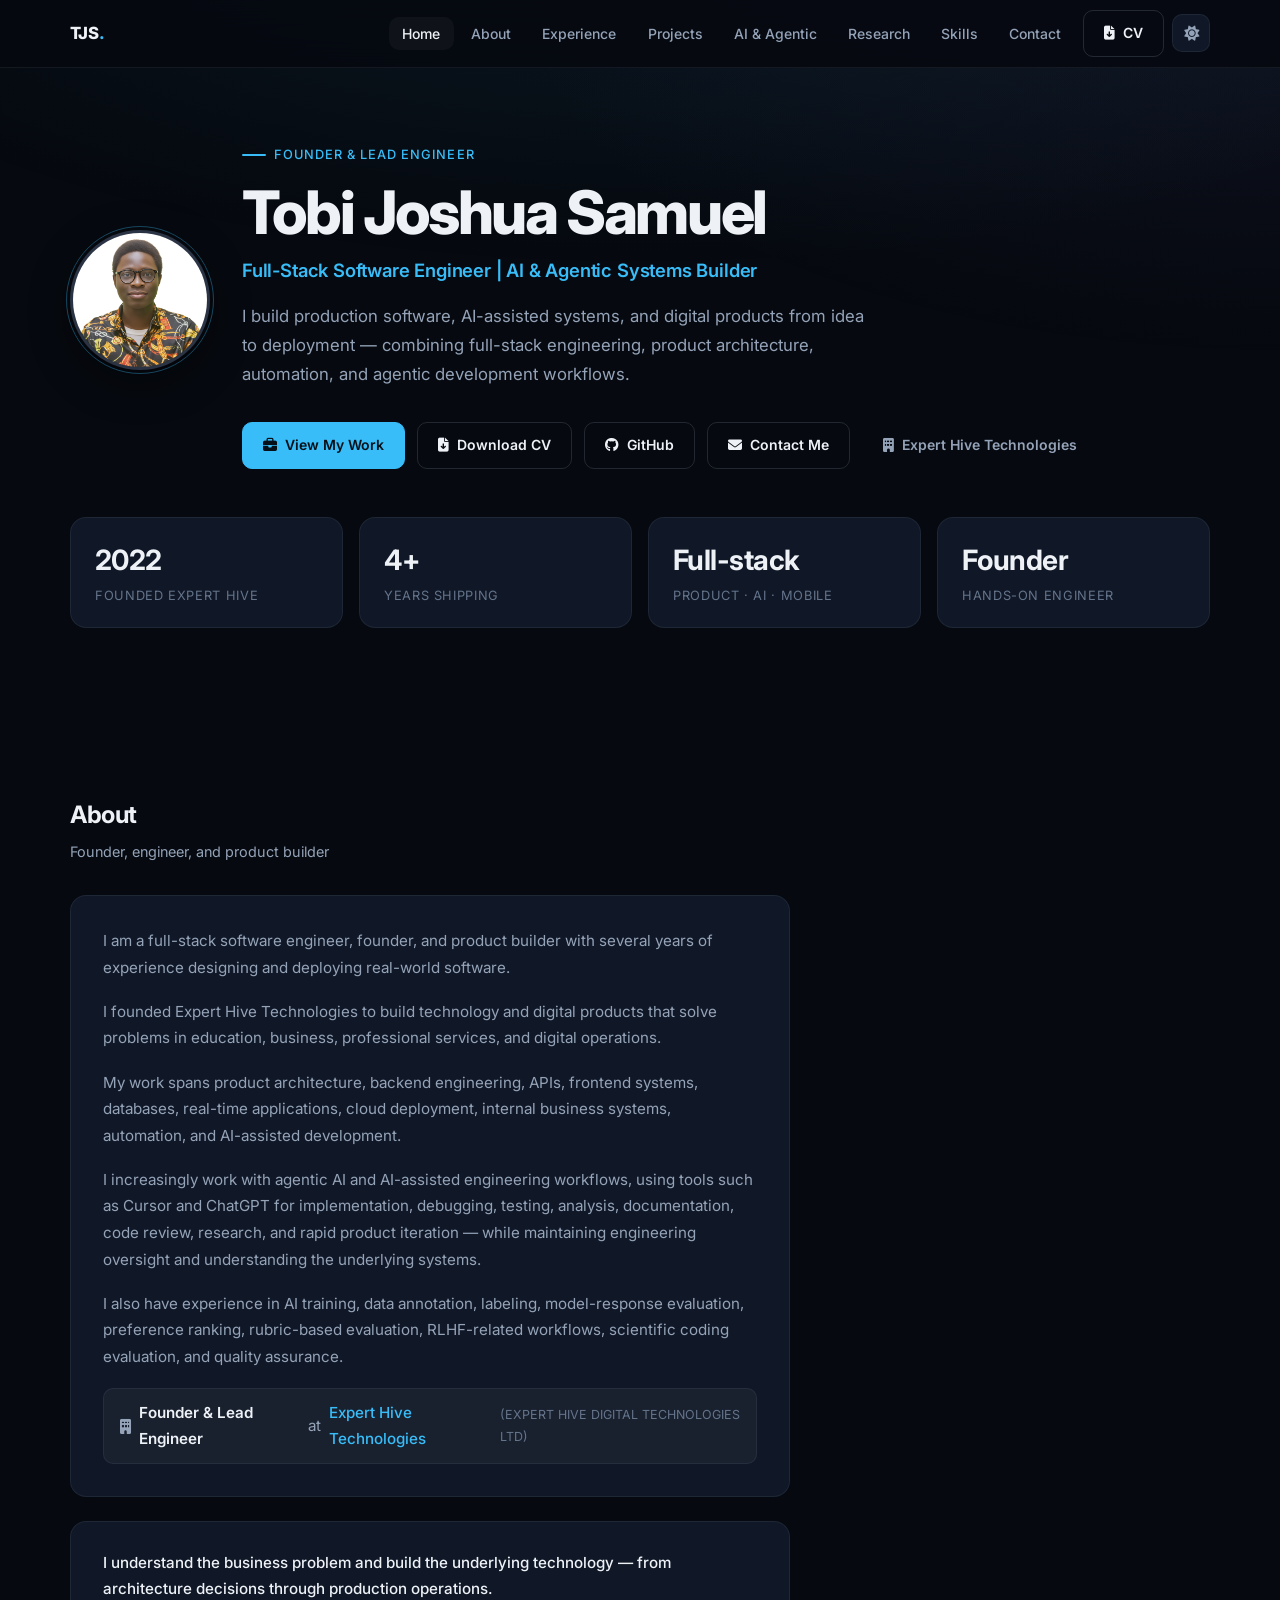
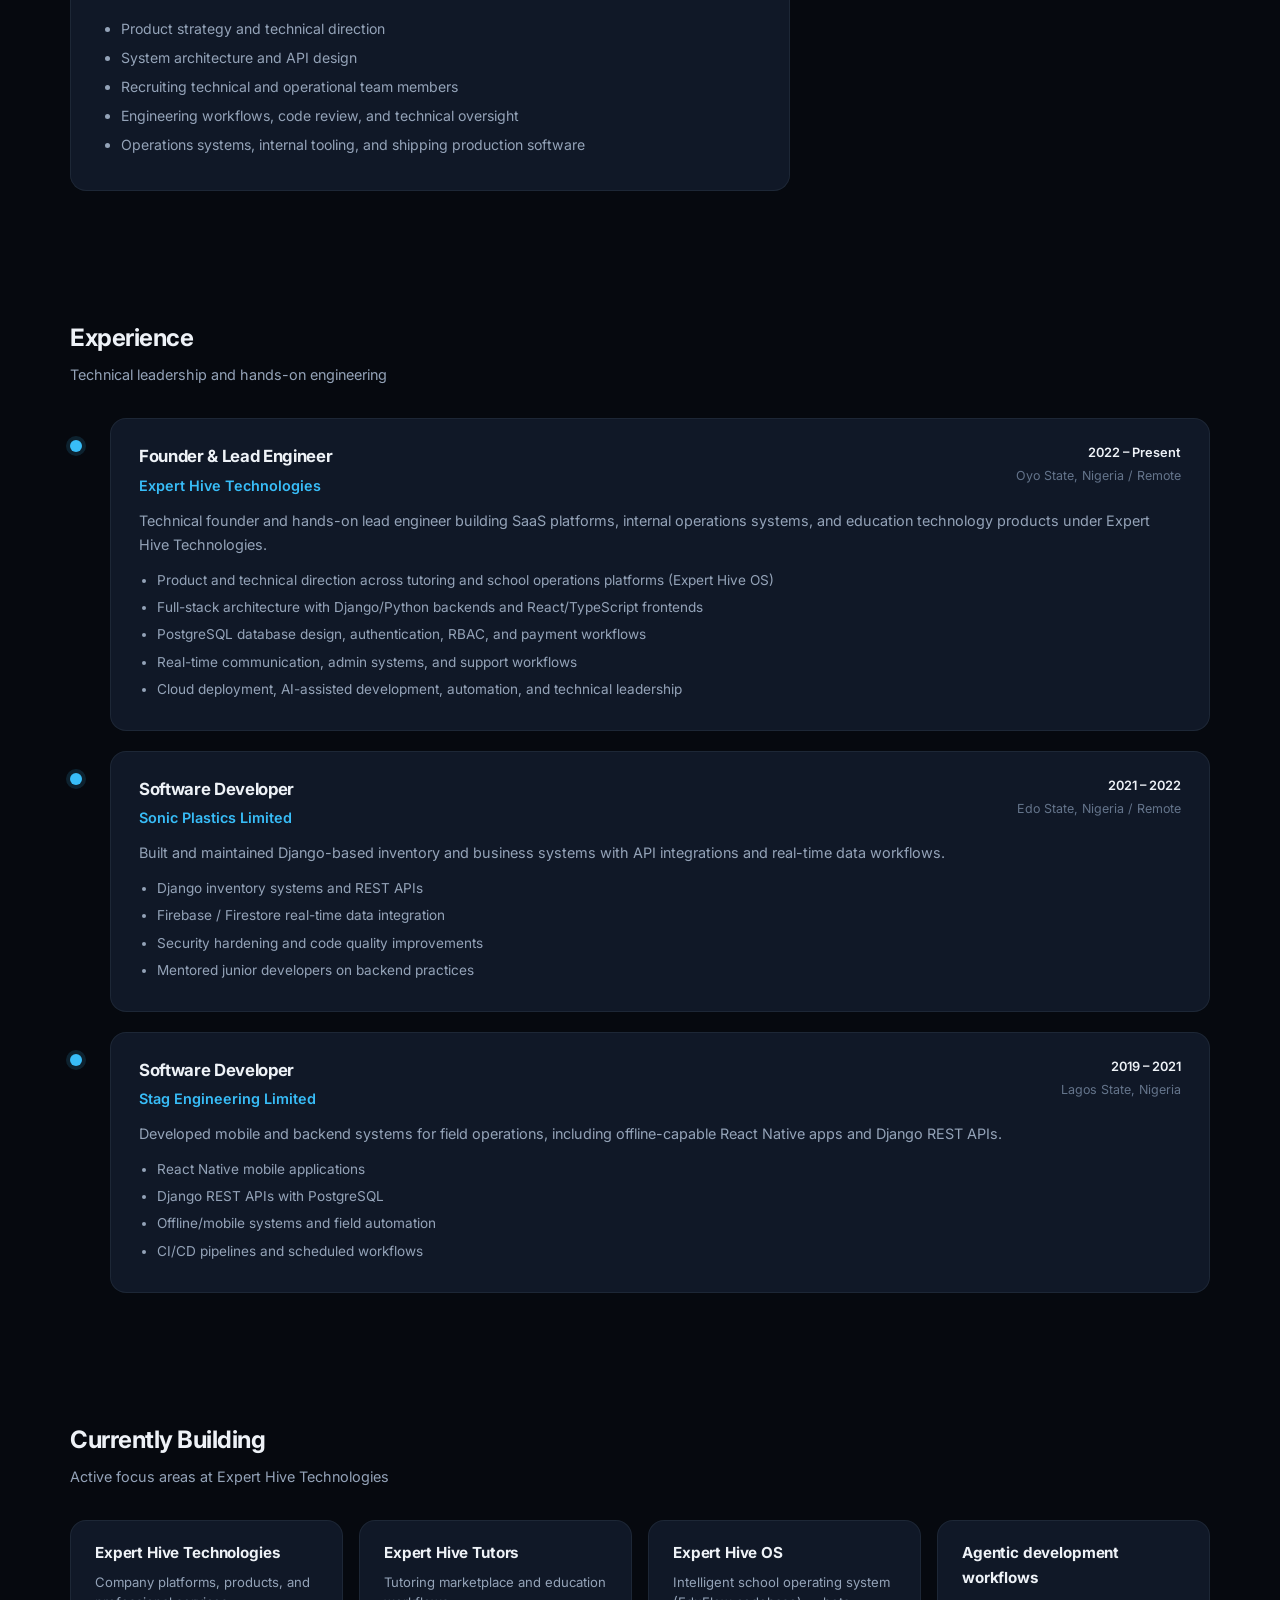
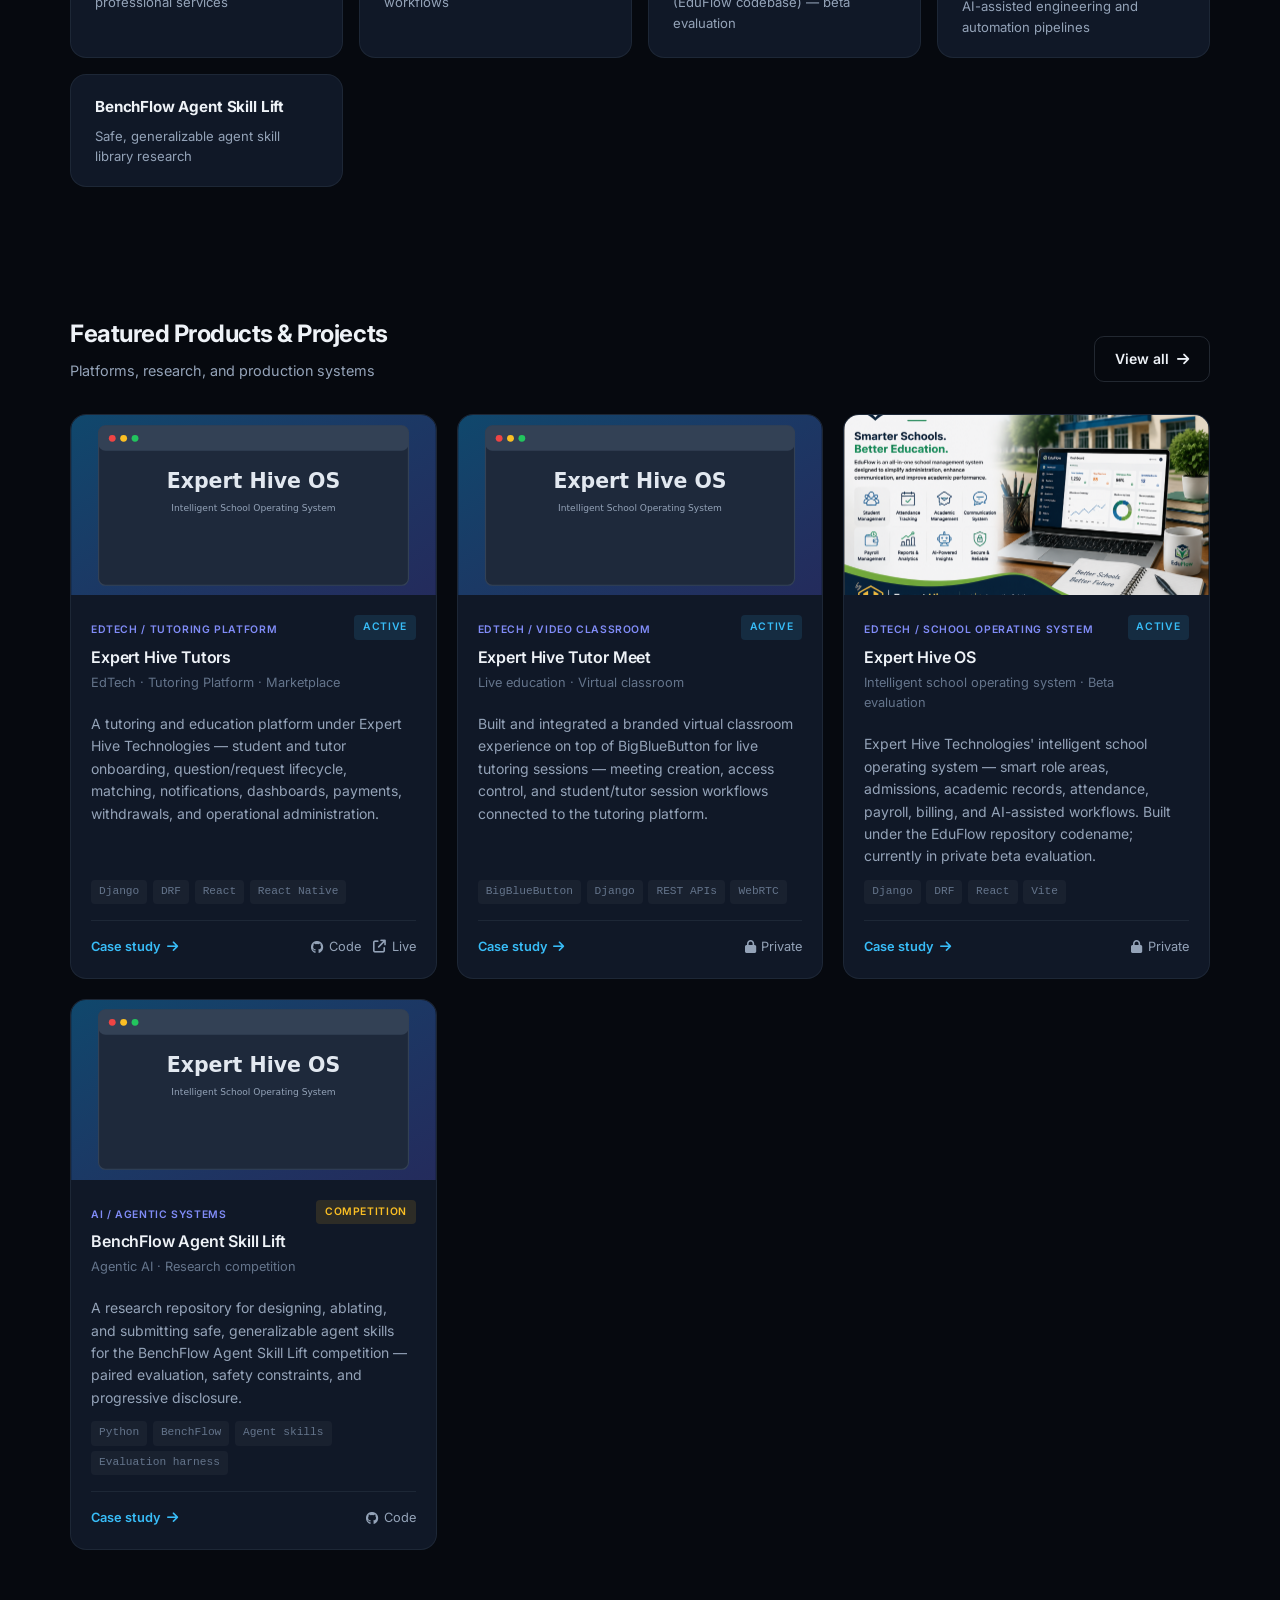
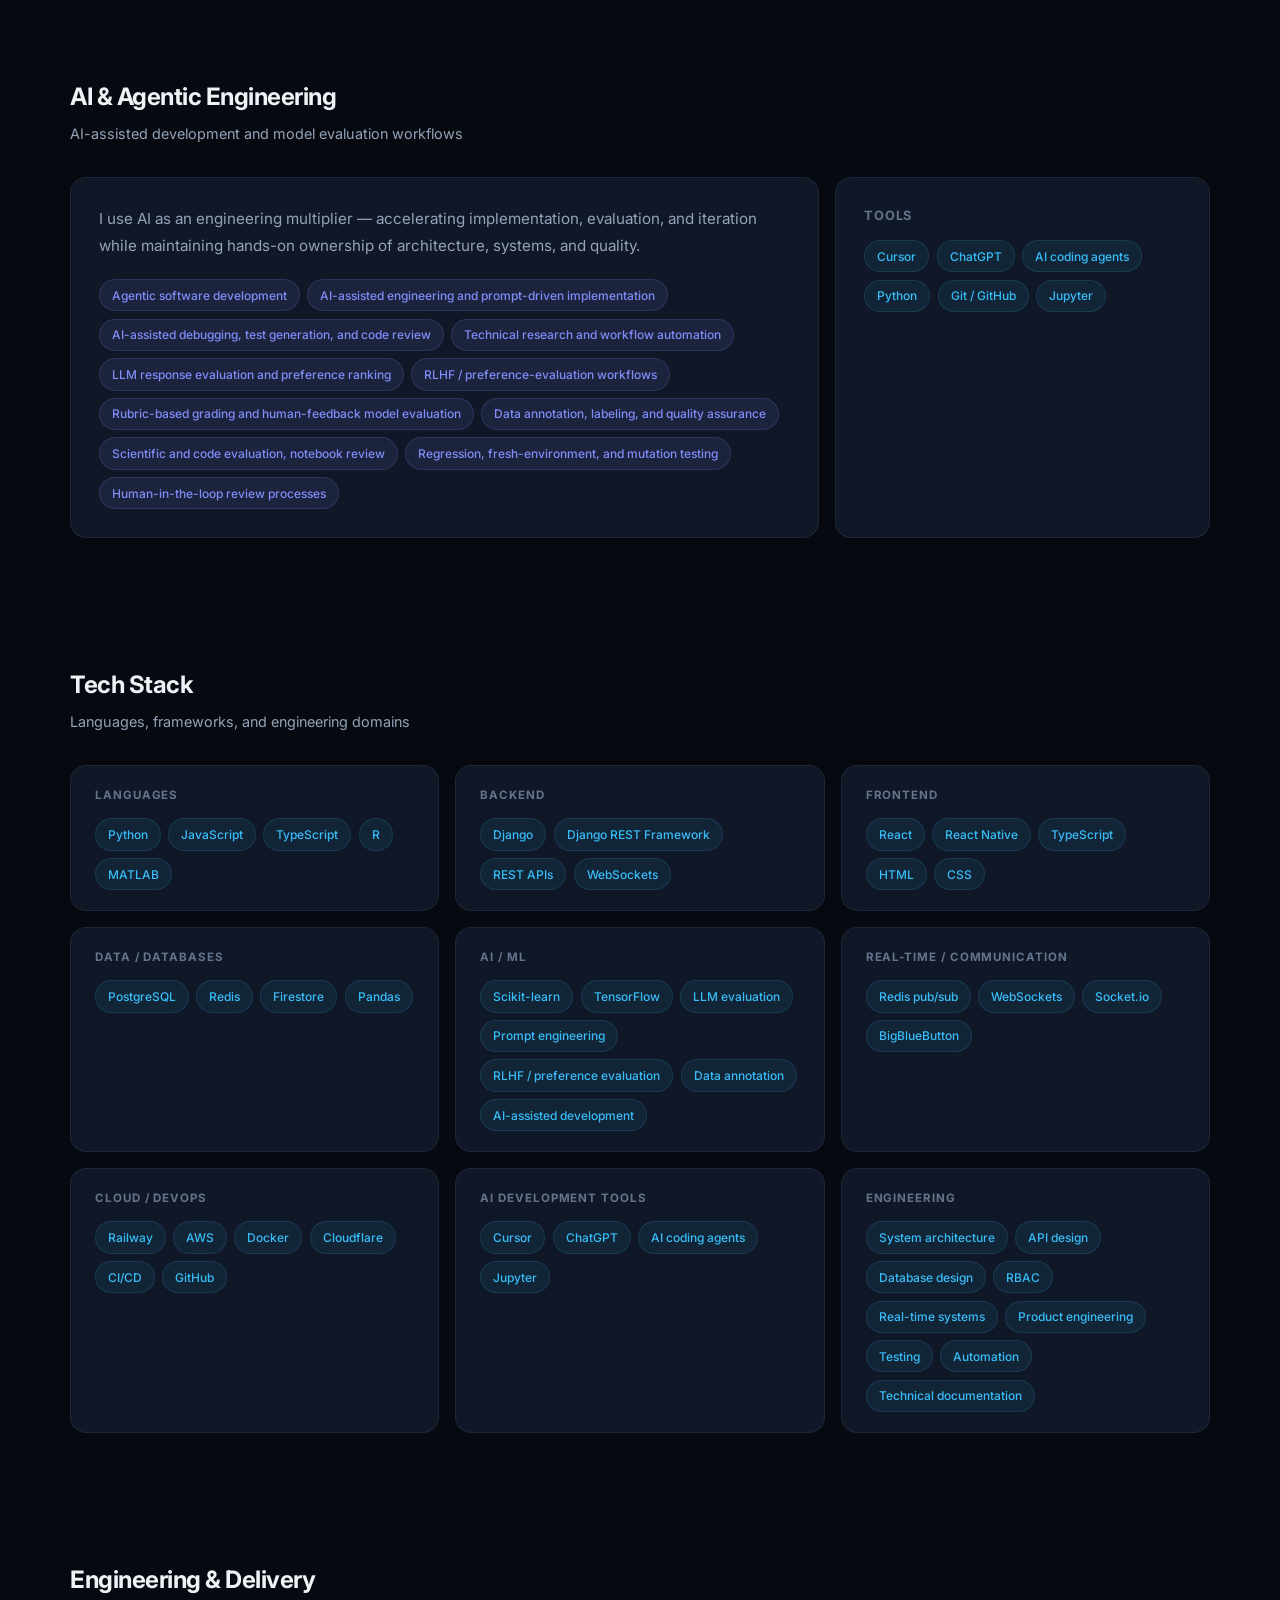
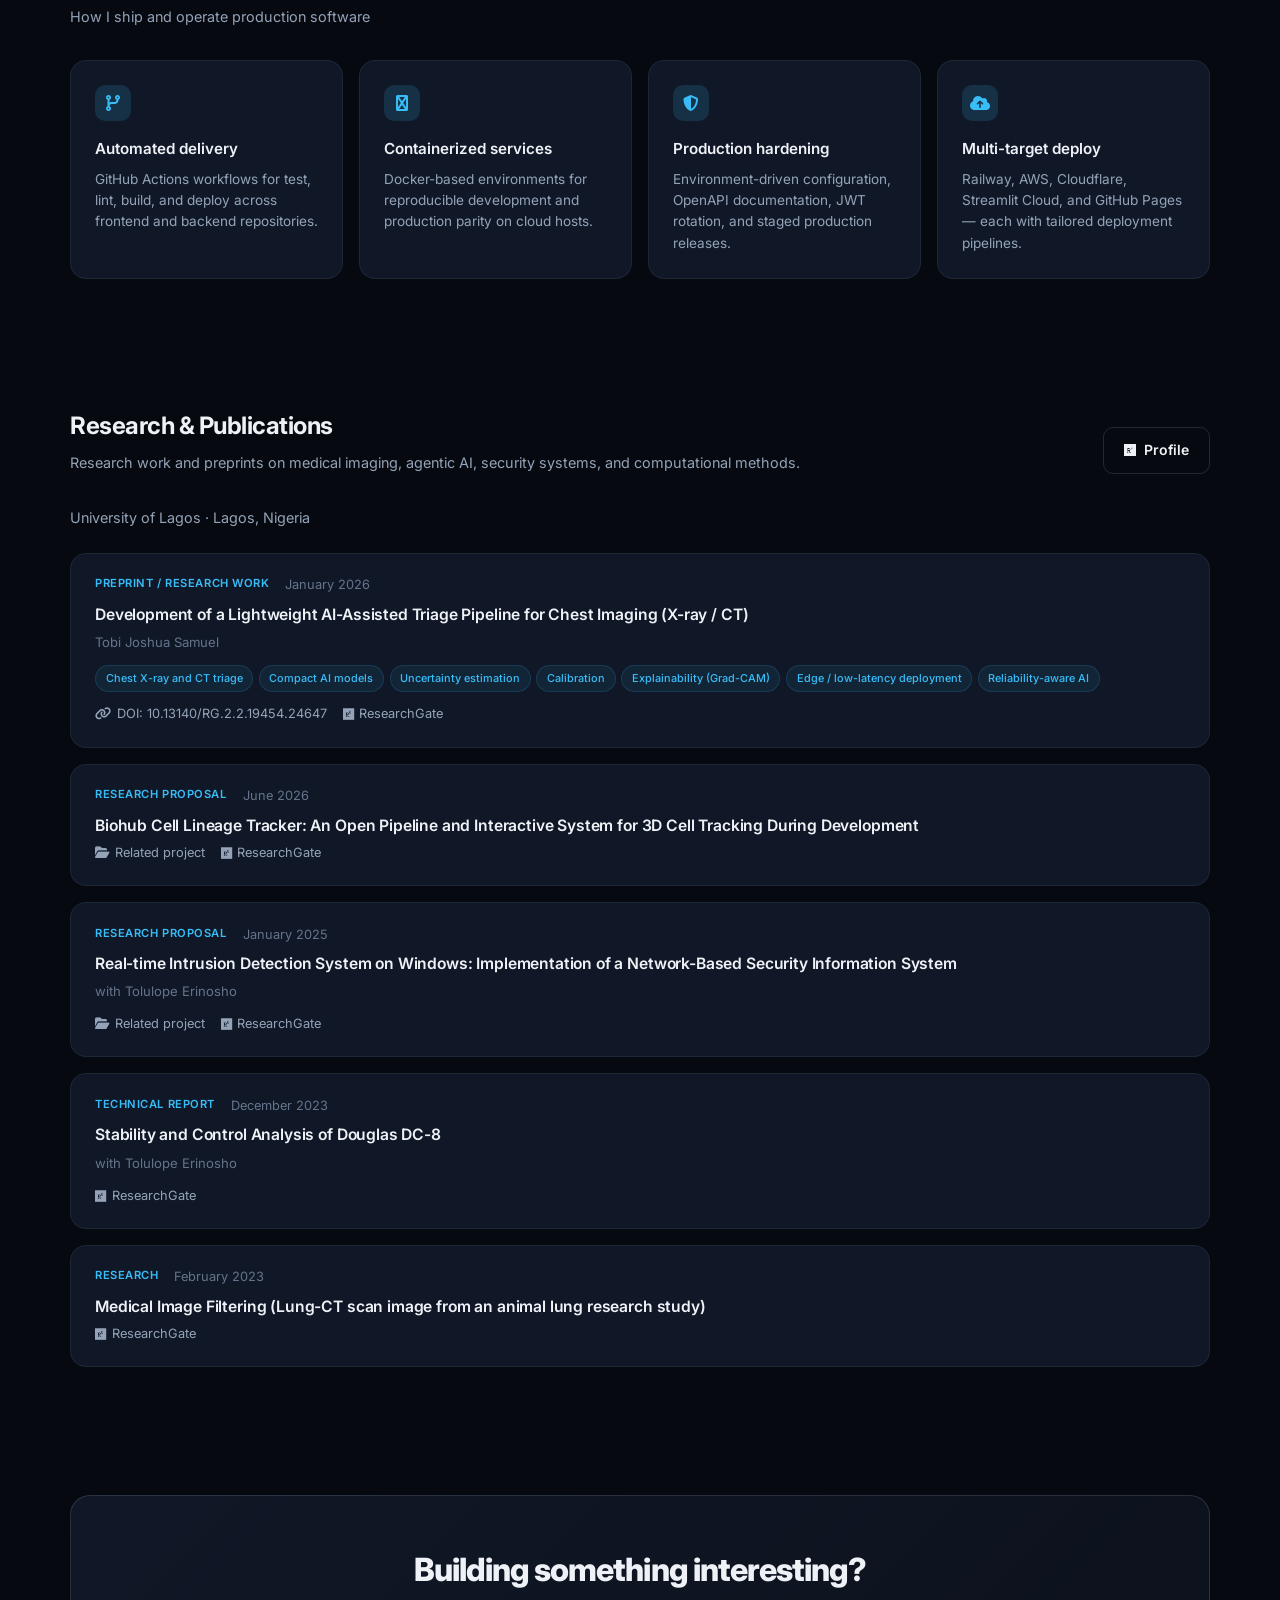
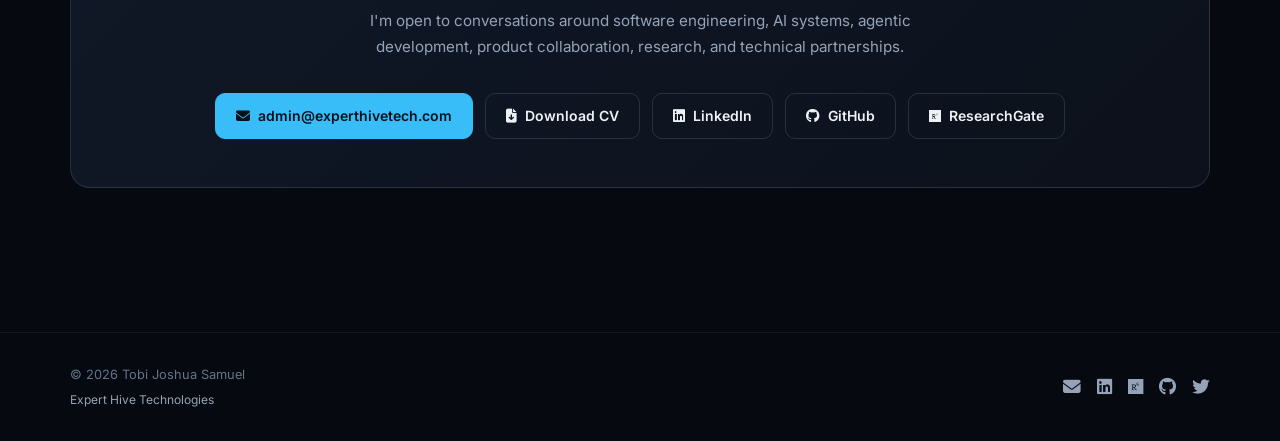
<file: index.html>
<!DOCTYPE html>
<html lang="en">
<head>
  <meta charset="UTF-8" />
  <meta name="viewport" content="width=device-width, initial-scale=1" />
  <title>Tobi Joshua Samuel | Founder, Full-Stack Engineer &amp; AI Systems Builder</title>
  <meta name="description" content="Portfolio of Tobi Joshua Samuel, Founder &amp; Lead Engineer at Expert Hive Technologies, building full-stack platforms, AI-assisted systems, agentic workflows, education technology, and production software." />
  <meta name="author" content="Tobi Joshua Samuel" />
  <meta name="theme-color" content="#070b12" />
  <meta property="og:title" content="Tobi Joshua Samuel | Founder, Full-Stack Engineer &amp; AI Systems Builder" />
  <meta property="og:description" content="Portfolio of Tobi Joshua Samuel, Founder &amp; Lead Engineer at Expert Hive Technologies." />
  <meta property="og:type" content="website" />
  <meta property="og:url" content="https://tobi-joshua.github.io" />
  <meta property="og:image" content="https://ik.imagekit.io/experthivetutors/ChatGPT%20Image%20Aug%207,%202025,%2006_07_53%20AM.png?updatedAt=1754572188208" />
  <meta name="twitter:card" content="summary_large_image" />
  <link rel="canonical" href="https://tobi-joshua.github.io/" />
  <meta http-equiv="Cache-Control" content="no-cache, no-store, must-revalidate" />
  <meta http-equiv="Pragma" content="no-cache" />
  <meta http-equiv="Expires" content="0" />
  <link rel="icon" href="https://ik.imagekit.io/experthivetutors/ChatGPT%20Image%20Aug%207,%202025,%2006_07_53%20AM.png?updatedAt=1754572188208" type="image/png" />
  <script>
    (function () {
      var t = localStorage.getItem("theme");
      document.documentElement.setAttribute("data-theme", t || "dark");
    })();
  </script>
  <link rel="preconnect" href="https://fonts.googleapis.com" />
  <link rel="preconnect" href="https://fonts.gstatic.com" crossorigin />
  <link rel="stylesheet" href="https://cdnjs.cloudflare.com/ajax/libs/font-awesome/6.7.2/css/all.min.css" crossorigin="anonymous" referrerpolicy="no-referrer" />
  <link rel="stylesheet" href="assets/css/tokens.css?v=20260823" />
  <link rel="stylesheet" href="assets/css/base.css?v=20260823" />
  <link rel="stylesheet" href="assets/css/components.css?v=20260823" />
</head>
<body>
  <noscript>
    <p style="padding:2rem;text-align:center;font-family:system-ui,sans-serif;">
      This portfolio requires JavaScript. Please enable it to view the site.
    </p>
  </noscript>
  <div id="nav"></div>

  <main>
    <section class="hero container" id="home">
      <div class="hero__layout">
        <div id="hero-avatar"></div>
        <div class="hero__content">
          <p class="hero__eyebrow" id="hero-eyebrow">Founder &amp; Lead Engineer</p>
          <h1 class="hero__title" id="hero-name">Tobi Joshua Samuel</h1>
          <p class="hero__headline" id="hero-headline">Full-Stack Software Engineer | AI &amp; Agentic Systems Builder</p>
          <p class="hero__subtitle" id="hero-tagline"></p>
          <div class="hero__actions" id="hero-actions"></div>
        </div>
      </div>
      <div class="stats" id="stats"></div>
    </section>

    <section class="section container" id="about">
      <div class="section__header">
        <div>
          <h2 class="section__title">About</h2>
          <p class="section__desc">Founder, engineer, and product builder</p>
        </div>
      </div>
      <div class="about-panel" id="about-content"></div>
      <div id="leadership-content" class="section__sub"></div>
    </section>

    <section class="section container" id="experience">
      <div class="section__header">
        <div>
          <h2 class="section__title">Experience</h2>
          <p class="section__desc">Technical leadership and hands-on engineering</p>
        </div>
      </div>
      <div class="timeline" id="experience-timeline"></div>
    </section>

    <section class="section container" id="building">
      <div class="section__header">
        <div>
          <h2 class="section__title" id="building-title">Currently Building</h2>
          <p class="section__desc">Active focus areas at Expert Hive Technologies</p>
        </div>
      </div>
      <div id="building-content"></div>
    </section>

    <section class="section container" id="projects">
      <div class="section__header">
        <div>
          <h2 class="section__title">Featured Products &amp; Projects</h2>
          <p class="section__desc">Platforms, research, and production systems</p>
        </div>
        <a href="projects.html" class="btn btn--ghost">View all <i class="fas fa-arrow-right"></i></a>
      </div>
      <div class="grid" id="featured-grid"></div>
    </section>

    <section class="section container" id="ai">
      <div class="section__header">
        <div>
          <h2 class="section__title" id="ai-title">AI &amp; Agentic Engineering</h2>
          <p class="section__desc">AI-assisted development and model evaluation workflows</p>
        </div>
      </div>
      <div id="ai-content"></div>
    </section>

    <section class="section container" id="skills">
      <div class="section__header">
        <div>
          <h2 class="section__title">Tech Stack</h2>
          <p class="section__desc">Languages, frameworks, and engineering domains</p>
        </div>
      </div>
      <div class="skills-grid" id="skills-grid"></div>
    </section>

    <section class="section container" id="delivery">
      <div class="section__header">
        <div>
          <h2 class="section__title">Engineering &amp; Delivery</h2>
          <p class="section__desc">How I ship and operate production software</p>
        </div>
      </div>
      <div class="cicd-grid" id="delivery-grid"></div>
    </section>

    <section class="section container" id="research">
      <div class="section__header">
        <div>
          <h2 class="section__title">Research &amp; Publications</h2>
          <p class="section__desc" id="research-intro">Preprints and research work</p>
        </div>
        <a href="https://www.researchgate.net/profile/Tobi-Samuel-2" id="research-profile-link" class="btn btn--ghost" target="_blank" rel="noopener">
          <i class="fab fa-researchgate"></i> Profile
        </a>
      </div>
      <p class="research-affiliation" id="research-affiliation"></p>
      <div class="pub-list" id="publications"></div>
    </section>

    <section class="section container contact-section" id="contact">
      <div class="contact-panel">
        <h2 class="contact-panel__title">Building something interesting?</h2>
        <p class="contact-panel__desc">I'm open to conversations around software engineering, AI systems, agentic development, product collaboration, research, and technical partnerships.</p>
        <div class="hero__actions" id="contact-actions"></div>
      </div>
    </section>
  </main>

  <div id="footer"></div>

  <div class="modal" id="modal" role="dialog" aria-modal="true" aria-labelledby="modal-title">
    <div class="modal__box">
      <h3 id="modal-title">Private Production System</h3>
      <p>This is a private repository or proprietary production system. Email <a href="mailto:admin@experthivetech.com">admin@experthivetech.com</a> to discuss access or collaboration.</p>
      <button class="btn btn--primary modal__close">Close</button>
    </div>
  </div>

  <script type="module">
    import {
      loadData, renderNav, renderFooter, renderAvatar, cvButton,
      renderProjectCard, renderPublications, bindCards, bindModal,
      renderExperience, renderSkills, renderAiSection, renderLeadership,
      renderCurrentlyBuilding, renderDelivery, renderHeroActions,
      applySeo, injectJsonLd, bindNav
    } from "./assets/js/app.js?v=20260823";
    import { bindTheme } from "./assets/js/theme.js?v=20260823";

    try {
    const data = await loadData();
    const { profile, stats, skills, delivery, projects, research, experience, aiEngineering, leadership, currentlyBuilding, seo } = data;

    applySeo(profile, seo);
    injectJsonLd(profile, seo);

    document.getElementById("nav").innerHTML = renderNav("home", profile);
    document.getElementById("footer").innerHTML = renderFooter(profile);
    document.getElementById("hero-avatar").innerHTML = renderAvatar(profile);

    document.getElementById("hero-name").textContent = profile.name;
    document.getElementById("hero-eyebrow").textContent = profile.title;
    document.getElementById("hero-headline").textContent = profile.headline || profile.tagline;
    document.getElementById("hero-tagline").textContent = profile.tagline;
    document.getElementById("hero-actions").innerHTML = renderHeroActions(profile);

    const aboutHtml = (profile.about || [profile.summary]).map((p) => `<p>${p}</p>`).join("");
    const companyNote = profile.company
      ? `<p class="about-note"><i class="fas fa-building" aria-hidden="true"></i> <strong>${profile.company.role}</strong> at <a href="${profile.company.url}" target="_blank" rel="noopener">${profile.company.name}</a>${profile.company.legalName ? ` <span class="about-note__legal">(${profile.company.legalName})</span>` : ""}</p>`
      : "";
    document.getElementById("about-content").innerHTML = aboutHtml + companyNote;
    document.getElementById("leadership-content").innerHTML = renderLeadership(leadership);

    document.getElementById("stats").innerHTML = stats.map((s) => `
      <div class="stat">
        <div class="stat__value">${s.value}</div>
        <div class="stat__label">${s.label}</div>
      </div>
    `).join("");

    document.getElementById("experience-timeline").innerHTML = renderExperience(experience);
    document.getElementById("building-title").textContent = currentlyBuilding?.title || "Currently Building";
    document.getElementById("building-content").innerHTML = renderCurrentlyBuilding(currentlyBuilding);
    document.getElementById("ai-title").textContent = aiEngineering?.title || "AI & Agentic Engineering";
    document.getElementById("ai-content").innerHTML = renderAiSection(aiEngineering);
    document.getElementById("skills-grid").innerHTML = renderSkills(skills);
    document.getElementById("delivery-grid").innerHTML = renderDelivery(delivery);

    const featured = projects.filter((p) => p.featured);
    const grid = document.getElementById("featured-grid");
    grid.innerHTML = featured.map((p) => renderProjectCard(p)).join("");
    bindCards(grid);

    if (research) {
      document.getElementById("research-intro").textContent = research.intro || "Preprints and research work";
      document.getElementById("research-affiliation").textContent = research.affiliation || "";
      document.getElementById("research-profile-link").href = research.profile || profile.researchgate;
      document.getElementById("publications").innerHTML = renderPublications(research, profile);
    }

    document.getElementById("contact-actions").innerHTML = `
      <a href="mailto:${profile.email}" class="btn btn--primary"><i class="fas fa-envelope"></i> ${profile.email}</a>
      ${cvButton(profile)}
      <a href="${profile.linkedin}" class="btn btn--ghost" target="_blank" rel="noopener"><i class="fab fa-linkedin"></i> LinkedIn</a>
      <a href="${profile.github}" class="btn btn--ghost" target="_blank" rel="noopener"><i class="fab fa-github"></i> GitHub</a>
      ${profile.researchgate ? `<a href="${profile.researchgate}" class="btn btn--ghost" target="_blank" rel="noopener"><i class="fab fa-researchgate"></i> ResearchGate</a>` : ""}
    `;

    bindModal();
    bindTheme();
    bindNav();
    } catch (err) {
      console.error(err);
      document.body.insertAdjacentHTML("beforeend",
        '<p style="padding:2rem;text-align:center;color:#f87171;">Failed to load portfolio data. Hard-refresh the page (Ctrl+Shift+R).</p>');
    }
  </script>
</body>
</html>
</file>
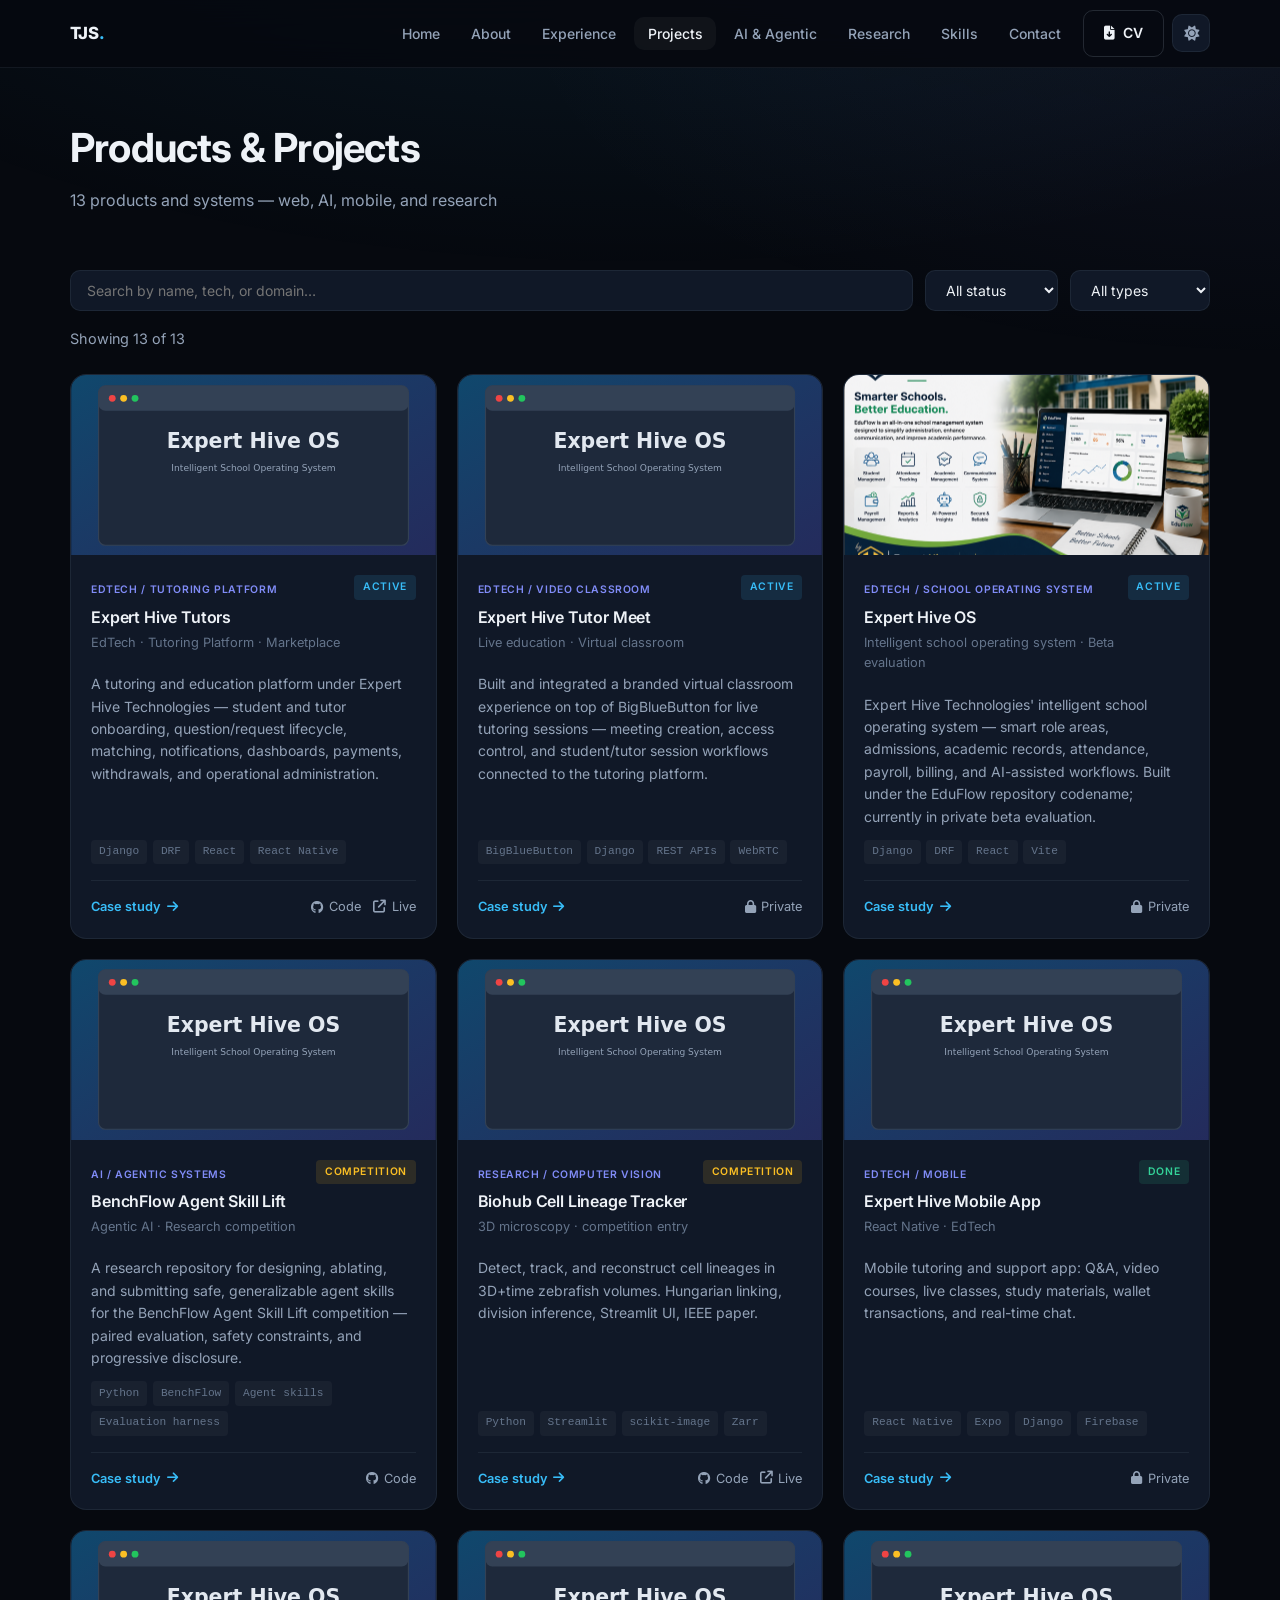
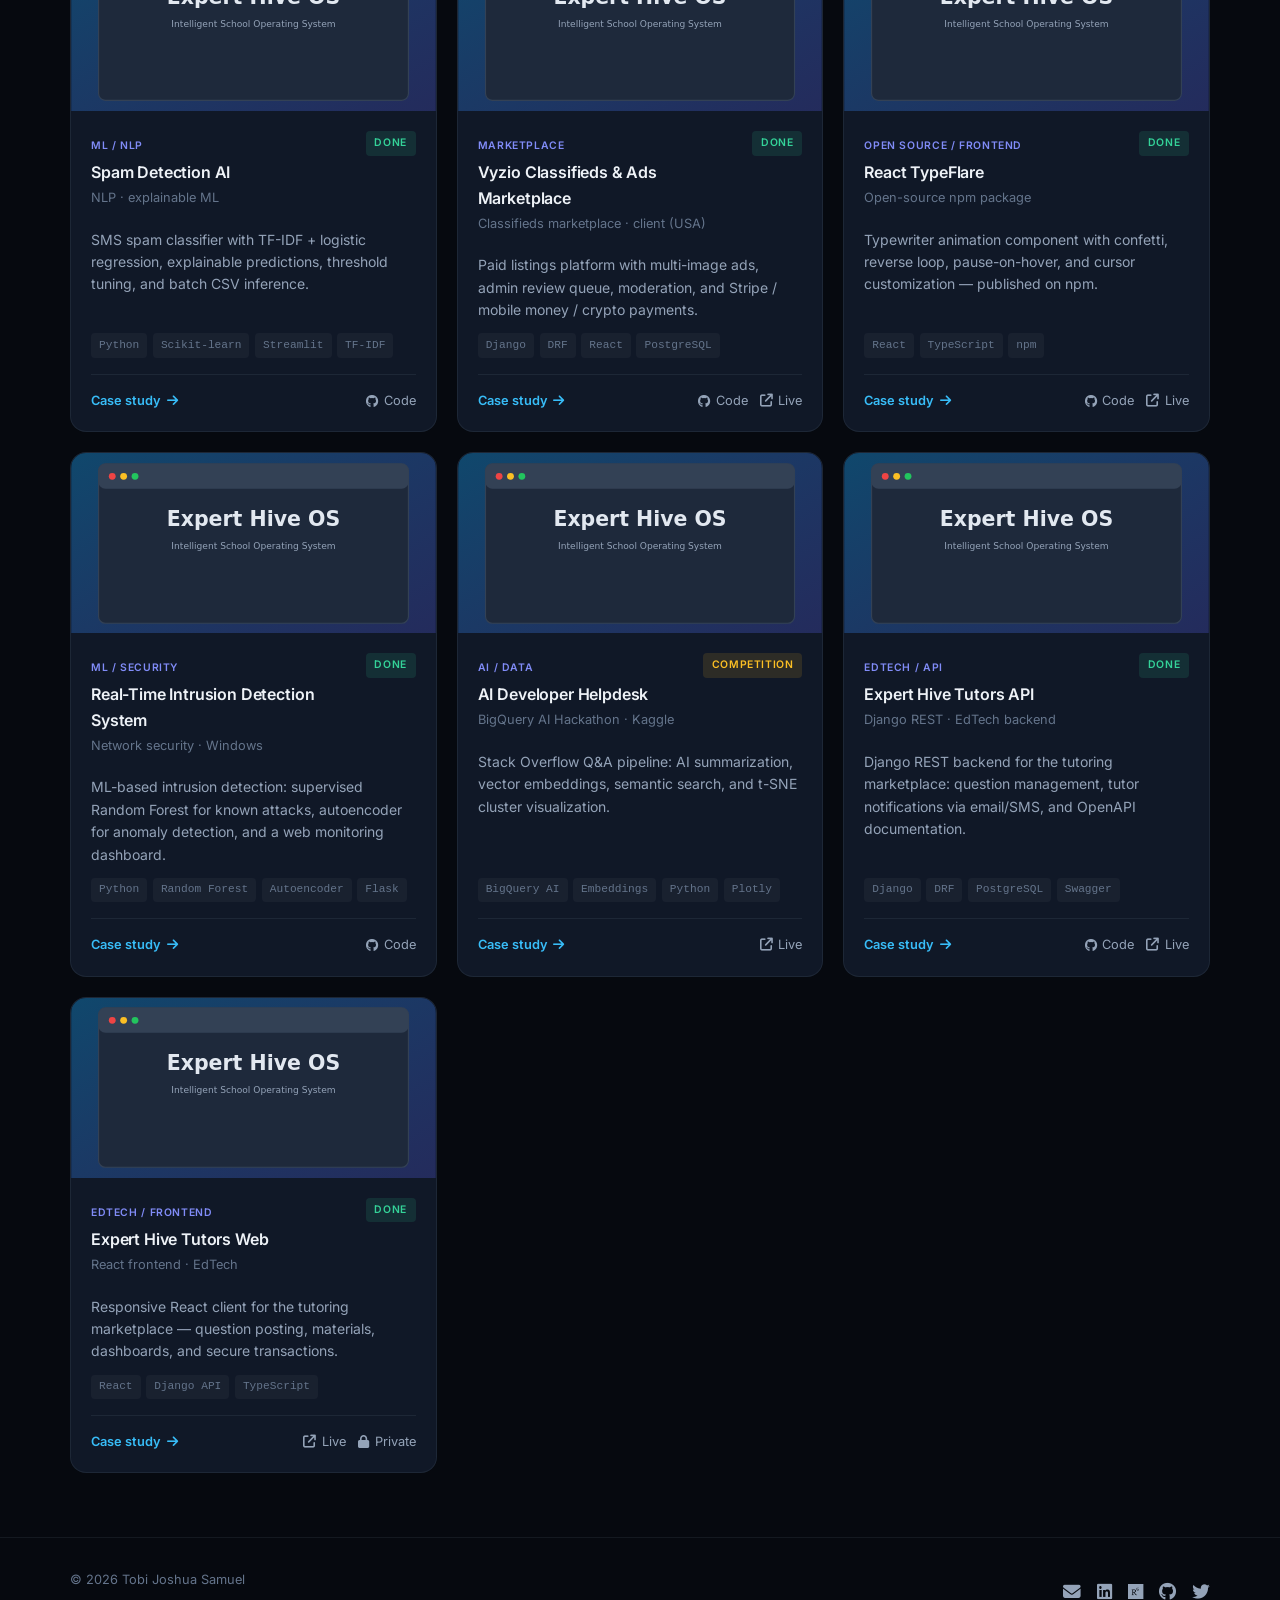
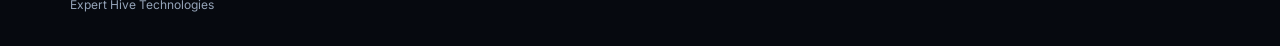
<file: all-projects.html>
<!DOCTYPE html>
<html lang="en">
<head>
  <meta charset="UTF-8" />
  <meta http-equiv="refresh" content="0; url=projects.html" />
  <link rel="canonical" href="projects.html" />
  <title>Redirecting…</title>
  <script>location.replace("projects.html");</script>
</head>
<body>
  <p><a href="projects.html">Go to projects</a></p>
</body>
</html>
</file>
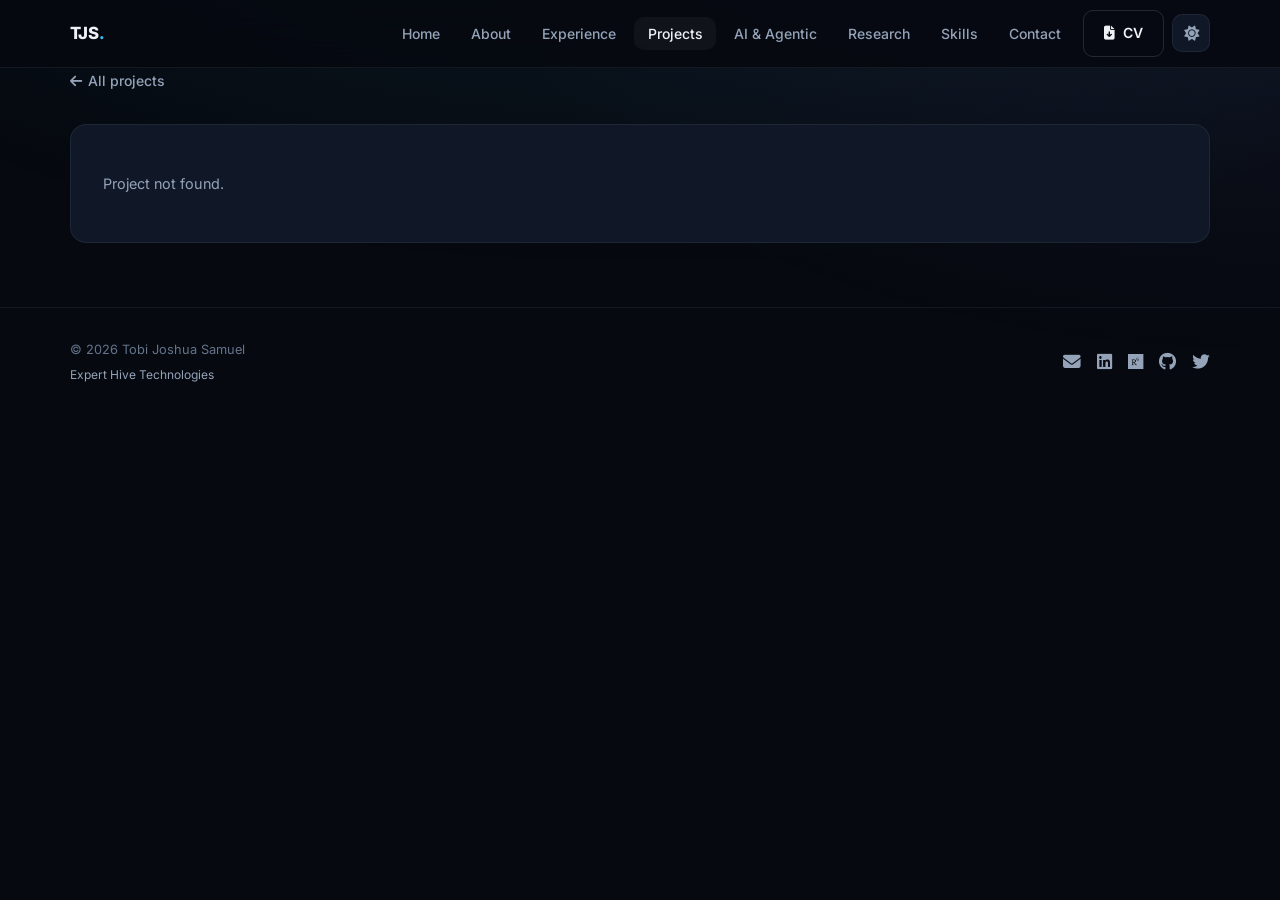
<file: project.html>
<!DOCTYPE html>
<html lang="en">
<head>
  <meta charset="UTF-8" />
  <meta name="viewport" content="width=device-width, initial-scale=1" />
  <title>Project — Tobi Joshua Samuel</title>
  <link rel="icon" href="https://ik.imagekit.io/experthivetutors/ChatGPT%20Image%20Aug%207,%202025,%2006_07_53%20AM.png?updatedAt=1754572188208" type="image/png" />
  <script>
    (function () {
      var t = localStorage.getItem("theme");
      document.documentElement.setAttribute("data-theme", t || "dark");
    })();
  </script>
  <link rel="stylesheet" href="https://cdnjs.cloudflare.com/ajax/libs/font-awesome/6.7.2/css/all.min.css" crossorigin="anonymous" referrerpolicy="no-referrer" />
  <link rel="stylesheet" href="assets/css/tokens.css?v=20260823" />
  <link rel="stylesheet" href="assets/css/base.css?v=20260823" />
  <link rel="stylesheet" href="assets/css/components.css?v=20260823" />
</head>
<body>
  <div id="nav"></div>

  <main class="container" id="content">
    <a href="projects.html" class="back-link"><i class="fas fa-arrow-left"></i> All projects</a>
    <div id="detail"></div>
  </main>

  <div id="footer"></div>

  <div class="modal" id="modal" role="dialog" aria-modal="true" aria-labelledby="modal-title">
    <div class="modal__box">
      <h3 id="modal-title">Private Production System</h3>
      <p>This is a private repository or proprietary production system. Email <a href="mailto:admin@experthivetech.com">admin@experthivetech.com</a> to discuss access or collaboration.</p>
      <button class="btn btn--primary modal__close">Close</button>
    </div>
  </div>

  <script type="module">
    import {
      loadData, renderNav, renderFooter, badgeClass, badgeLabel, bindModal, bindNav
    } from "./assets/js/app.js?v=20260823";
    import { bindTheme } from "./assets/js/theme.js?v=20260823";
    import { DETAIL_SECTIONS, DETAIL_IMAGES } from "./assets/js/project-detail.js?v=20260823";

    const params = new URLSearchParams(location.search);
    let id = params.get("id");
    if (id === "13") {
      params.set("id", "10");
      history.replaceState(null, "", `project.html?${params.toString()}`);
      id = "10";
    }
    const data = await loadData();
    document.getElementById("nav").innerHTML = renderNav("projects", data.profile);
    document.getElementById("footer").innerHTML = renderFooter(data.profile);

    const p = data.projects.find((x) => x.id === id);
    const el = document.getElementById("detail");

    if (!p) {
      el.innerHTML = `<div class="prose"><p>Project not found.</p></div>`;
    } else {
      document.title = `${p.title} — Tobi Joshua Samuel`;
      const images = DETAIL_IMAGES[id] || [{ src: p.thumbnail, fallback: p.thumbnailFallback, title: p.title }];
      const sections = DETAIL_SECTIONS[id] || [];

      const gallery = images.length ? `
        <div class="gallery">
          ${images.map((img) => `
            <figure class="gallery__item">
              <img src="${img.src}" alt="${img.title}" loading="lazy"${img.fallback ? ` onerror="this.onerror=null;this.src='${img.fallback}'"` : ""} />
              <figcaption>${img.title}</figcaption>
            </figure>
          `).join("")}
        </div>
      ` : "";

      const links = [];
      if (p.links?.github) links.push(`<a href="${p.links.github}" class="btn btn--primary" target="_blank" rel="noopener"><i class="fab fa-github"></i> Repository</a>`);
      if (p.links?.demo) links.push(`<a href="${p.links.demo}" class="btn btn--ghost" target="_blank" rel="noopener"><i class="fas fa-arrow-up-right-from-square"></i> Live site</a>`);
      if (p.private) links.push(`<button class="btn btn--ghost private-link"><i class="fas fa-lock"></i> Private system</button>`);

      const metaRows = [];
      if (p.category) metaRows.push({ label: "Category", value: p.category });
      if (p.role) metaRows.push({ label: "My role", value: p.role });
      if (p.problem) metaRows.push({ label: "Problem", value: p.problem });
      if (p.codename) metaRows.push({ label: "Codebase", value: `${p.codename} (private repository)` });
      if (p.beta) metaRows.push({ label: "Status", value: "Private beta evaluation — not publicly available" });
      if (p.private) metaRows.push({ label: "Access", value: "Private production system" });

      const metaHtml = metaRows.length ? `
        <div class="detail-meta">
          ${metaRows.map((r) => `
            <div class="detail-meta__row">
              <span class="detail-meta__label">${r.label}</span>
              <span class="detail-meta__value">${r.value}</span>
            </div>
          `).join("")}
        </div>
      ` : "";

      el.innerHTML = `
        <div class="detail-hero">
          <div style="display:flex;align-items:center;gap:0.75rem;flex-wrap:wrap;margin-bottom:0.5rem;">
            <span class="badge ${badgeClass(p.status)}">${badgeLabel(p.status)}</span>
            ${p.beta ? '<span class="badge badge--competition">Beta</span>' : ""}
            <span class="tag">${p.year}</span>
            <span class="tag">${p.type}</span>
          </div>
          <h1>${p.title}</h1>
          <p class="subtitle">${p.subtitle}</p>
          <div class="tags" style="margin-bottom:1.5rem;">
            ${p.tech.map((t) => `<span class="tag">${t}</span>`).join("")}
          </div>
        </div>
        ${gallery}
        <div class="prose">
          <p>${p.summary}</p>
          ${metaHtml}
          ${p.highlights?.length ? `<h4>Key features</h4><ul>${p.highlights.map((h) => `<li>${h}</li>`).join("")}</ul>` : ""}
          ${sections.map((s) => `<h4>${s.title}</h4><ul>${s.items.map((i) => `<li>${i}</li>`).join("")}</ul>`).join("")}
        </div>
        <div class="detail-links">${links.join("")}</div>
      `;
    }

    bindModal();
    bindTheme();
    bindNav();
  </script>
</body>
</html>
</file>
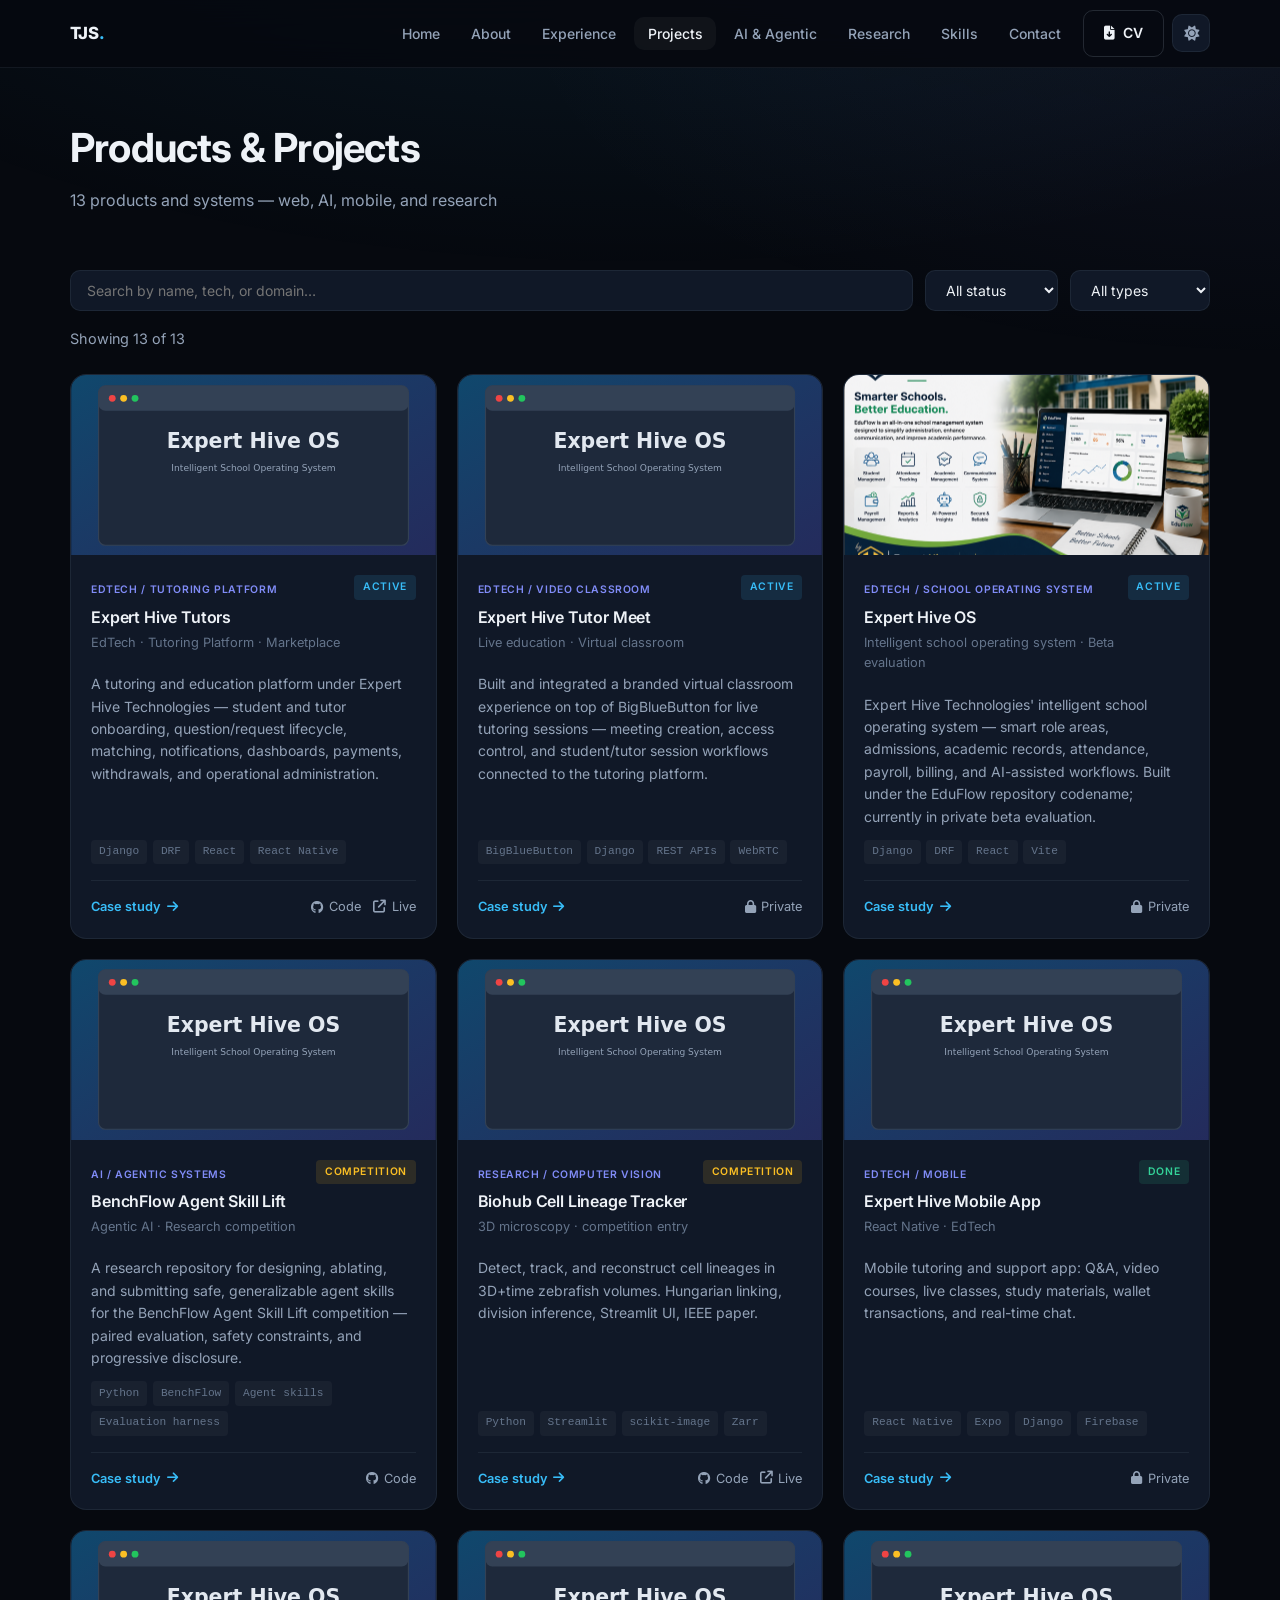
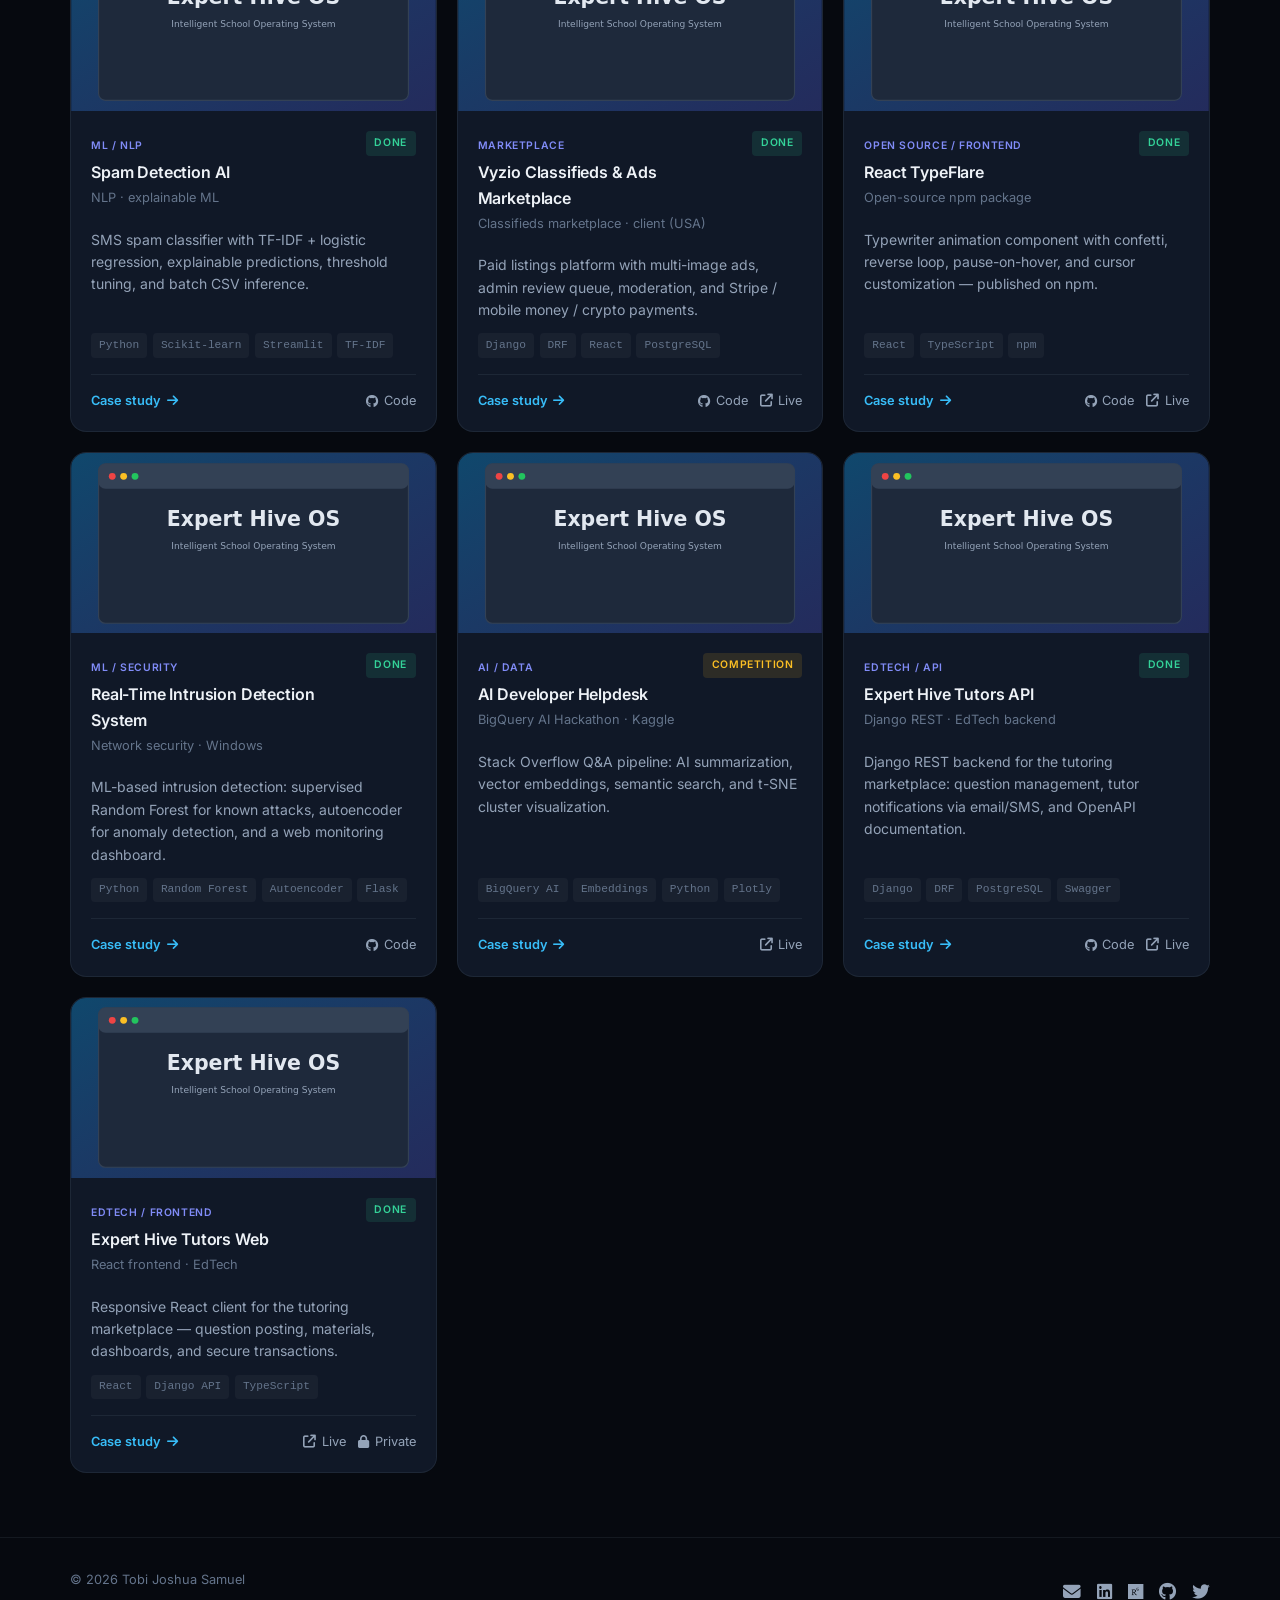
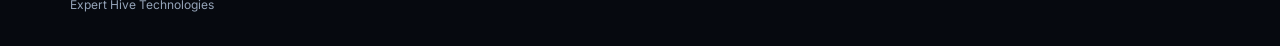
<file: projects.html>
<!DOCTYPE html>
<html lang="en">
<head>
  <meta charset="UTF-8" />
  <meta name="viewport" content="width=device-width, initial-scale=1" />
  <title>Projects — Tobi Joshua Samuel</title>
  <meta name="description" content="Products, platforms, and research by Tobi Joshua Samuel — Expert Hive Technologies, AI systems, EdTech, and full-stack engineering." />
  <link rel="canonical" href="https://tobi-joshua.github.io/projects.html" />
  <link rel="icon" href="https://ik.imagekit.io/experthivetutors/ChatGPT%20Image%20Aug%207,%202025,%2006_07_53%20AM.png?updatedAt=1754572188208" type="image/png" />
  <script>
    (function () {
      var t = localStorage.getItem("theme");
      document.documentElement.setAttribute("data-theme", t || "dark");
    })();
  </script>
  <link rel="stylesheet" href="https://cdnjs.cloudflare.com/ajax/libs/font-awesome/6.7.2/css/all.min.css" crossorigin="anonymous" referrerpolicy="no-referrer" />
  <link rel="stylesheet" href="assets/css/tokens.css?v=20260823" />
  <link rel="stylesheet" href="assets/css/base.css?v=20260823" />
  <link rel="stylesheet" href="assets/css/components.css?v=20260823" />
</head>
<body>
  <div id="nav"></div>

  <main class="container">
    <section class="detail-hero">
      <h1>Products &amp; Projects</h1>
      <p class="subtitle" id="projects-subtitle">Platforms, research, and production systems</p>
    </section>

    <div class="filters">
      <label for="search" class="sr-only">Search</label>
      <input type="search" id="search" placeholder="Search by name, tech, or domain…" autocomplete="off" />
      <select id="filter-status" aria-label="Filter by status">
        <option value="">All status</option>
        <option value="active">Active</option>
        <option value="completed">Done</option>
        <option value="competition">Competition</option>
      </select>
      <select id="filter-type" aria-label="Filter by type">
        <option value="">All types</option>
        <option value="product">Product</option>
        <option value="research">Research</option>
        <option value="client">Client</option>
        <option value="opensource">Open Source</option>
      </select>
    </div>

    <p class="section__desc" id="result-count" style="margin: -1rem 0 1.5rem;"></p>
    <div class="grid" id="project-grid"></div>
  </main>

  <div id="footer"></div>

  <div class="modal" id="modal" role="dialog" aria-modal="true" aria-labelledby="modal-title">
    <div class="modal__box">
      <h3 id="modal-title">Private Production System</h3>
      <p>This is a private repository or proprietary production system. Email <a href="mailto:admin@experthivetech.com">admin@experthivetech.com</a> to discuss access or collaboration.</p>
      <button class="btn btn--primary modal__close">Close</button>
    </div>
  </div>

  <script type="module">
    import {
      loadData, renderNav, renderFooter, renderProjectCard, bindCards, bindModal, applySeo, bindNav
    } from "./assets/js/app.js?v=20260823";
    import { bindTheme } from "./assets/js/theme.js?v=20260823";

    const data = await loadData();
    applySeo(data.profile, { ...data.seo, title: `Projects — ${data.profile.name}` });
    document.getElementById("nav").innerHTML = renderNav("projects", data.profile);
    document.getElementById("footer").innerHTML = renderFooter(data.profile);
    document.getElementById("projects-subtitle").textContent = `${data.projects.length} products and systems — web, AI, mobile, and research`;

    const grid = document.getElementById("project-grid");
    const search = document.getElementById("search");
    const filterStatus = document.getElementById("filter-status");
    const filterType = document.getElementById("filter-type");
    const resultCount = document.getElementById("result-count");

    function render(list) {
      grid.innerHTML = list.map((p) => renderProjectCard(p)).join("");
      bindCards(grid);
      resultCount.textContent = `Showing ${list.length} of ${data.projects.length}`;
    }

    function applyFilters() {
      const q = search.value.toLowerCase();
      const st = filterStatus.value;
      const ty = filterType.value;
      const filtered = data.projects.filter((p) => {
        const text = `${p.title} ${p.subtitle} ${p.summary} ${p.category || ""} ${p.tech.join(" ")}`.toLowerCase();
        if (q && !text.includes(q)) return false;
        if (st && p.status !== st) return false;
        if (ty && p.type !== ty) return false;
        return true;
      });
      render(filtered);
    }

    search.addEventListener("input", applyFilters);
    filterStatus.addEventListener("change", applyFilters);
    filterType.addEventListener("change", applyFilters);

    render(data.projects);
    bindModal();
    bindTheme();
    bindNav();
  </script>
</body>
</html>
</file>
<file: assets/css/tokens.css>
:root,
[data-theme="dark"] {
  --bg: #06090f;
  --bg-elevated: #0c111b;
  --bg-card: #101827;
  --bg-card-hover: #151f30;
  --border: rgba(148, 163, 184, 0.1);
  --border-strong: rgba(148, 163, 184, 0.2);
  --text: #eef2f7;
  --text-muted: #94a3b8;
  --text-dim: #64748b;
  --accent: #38bdf8;
  --accent-2: #818cf8;
  --accent-glow: rgba(56, 189, 248, 0.14);
  --nav-bg: rgba(6, 9, 15, 0.88);
  --hero-glow-1: rgba(56, 189, 248, 0.1);
  --hero-glow-2: rgba(129, 140, 248, 0.07);
  --btn-primary-text: #061018;
  --hover-bg: rgba(255, 255, 255, 0.04);
  --shadow: 0 12px 40px rgba(0, 0, 0, 0.4);
  color-scheme: dark;
}

[data-theme="light"] {
  --bg: #f6f8fb;
  --bg-elevated: #ffffff;
  --bg-card: #ffffff;
  --bg-card-hover: #f8fafc;
  --border: rgba(15, 23, 42, 0.07);
  --border-strong: rgba(15, 23, 42, 0.12);
  --text: #0f172a;
  --text-muted: #475569;
  --text-dim: #64748b;
  --accent: #0369a1;
  --accent-2: #4f46e5;
  --accent-glow: rgba(3, 105, 161, 0.1);
  --nav-bg: rgba(246, 248, 251, 0.9);
  --hero-glow-1: rgba(3, 105, 161, 0.07);
  --hero-glow-2: rgba(79, 70, 229, 0.05);
  --btn-primary-text: #ffffff;
  --hover-bg: rgba(15, 23, 42, 0.04);
  --shadow: 0 12px 40px rgba(15, 23, 42, 0.08);
  color-scheme: light;
}

:root {
  --success: #34d399;
  --warning: #fbbf24;
  --danger: #f87171;
  --radius: 16px;
  --radius-sm: 10px;
  --font: "Inter", "Segoe UI", system-ui, -apple-system, sans-serif;
  --font-display: "Inter", "Segoe UI", system-ui, sans-serif;
  --font-mono: "JetBrains Mono", "Fira Code", ui-monospace, monospace;
  --max: 1140px;
  --nav-h: 68px;
  --transition: 0.22s cubic-bezier(0.4, 0, 0.2, 1);
}
</file>
<file: assets/css/base.css>
@import url("https://fonts.googleapis.com/css2?family=Inter:wght@400;500;600;700;800&display=swap");

*, *::before, *::after { box-sizing: border-box; }

html {
  scroll-behavior: smooth;
  -webkit-font-smoothing: antialiased;
}

body {
  margin: 0;
  font-family: var(--font);
  background: var(--bg);
  color: var(--text);
  line-height: 1.6;
  min-height: 100vh;
}

body::before {
  content: "";
  position: fixed;
  inset: 0;
  background:
    radial-gradient(ellipse 80% 50% at 50% -20%, var(--hero-glow-1), transparent),
    radial-gradient(ellipse 60% 40% at 100% 0%, var(--hero-glow-2), transparent);
  pointer-events: none;
  z-index: -1;
}

a { color: var(--accent); text-decoration: none; transition: color var(--transition); }
a:hover { color: #7dd3fc; }

img { max-width: 100%; display: block; }

.container {
  width: min(100% - 2rem, var(--max));
  margin-inline: auto;
}

.sr-only {
  position: absolute;
  width: 1px; height: 1px;
  padding: 0; margin: -1px;
  overflow: hidden;
  clip: rect(0,0,0,0);
  border: 0;
}

::selection {
  background: rgba(56, 189, 248, 0.3);
  color: #fff;
}
</file>
<file: assets/css/components.css>
/* ── About ── */
.about-panel {
  background: var(--bg-card);
  border: 1px solid var(--border);
  border-radius: var(--radius);
  padding: 2rem;
  max-width: 72ch;
}

.about-panel p {
  margin: 0 0 1.1rem;
  font-size: 0.95rem;
  color: var(--text-muted);
  line-height: 1.75;
}

.about-panel p:last-child {
  margin-bottom: 0;
}

.about-panel a {
  color: var(--accent);
  font-weight: 500;
}

.about-note {
  display: inline-flex;
  align-items: center;
  gap: 0.5rem;
  margin-top: 1.25rem;
  padding: 0.65rem 1rem;
  border-radius: var(--radius-sm);
  background: var(--hover-bg);
  border: 1px solid var(--border);
  font-size: 0.85rem;
  color: var(--text-muted);
}

.about-note strong {
  color: var(--text);
  font-weight: 600;
}

.about-note__legal {
  font-size: 0.78rem;
  color: var(--text-dim);
}

.section__sub {
  margin-top: 1.5rem;
}

/* ── Publications ── */
.pub-list {
  display: flex;
  flex-direction: column;
  gap: 1rem;
}

.pub {
  background: var(--bg-card);
  border: 1px solid var(--border);
  border-radius: var(--radius);
  padding: 1.35rem 1.5rem;
  transition: border-color var(--transition);
}

.pub:hover {
  border-color: var(--border-strong);
}

.pub__meta {
  display: flex;
  flex-wrap: wrap;
  gap: 0.5rem 1rem;
  margin-bottom: 0.5rem;
}

.pub__type {
  font-size: 0.7rem;
  font-weight: 600;
  text-transform: uppercase;
  letter-spacing: 0.05em;
  color: var(--accent);
}

.pub__date {
  font-size: 0.8rem;
  color: var(--text-dim);
}

.pub__title {
  font-size: 0.98rem;
  font-weight: 600;
  line-height: 1.45;
  margin: 0 0 0.35rem;
  letter-spacing: -0.01em;
}

.pub__coauthors {
  display: block;
  font-size: 0.82rem;
  color: var(--text-dim);
  margin-bottom: 0.75rem;
}

.pub__links {
  display: flex;
  flex-wrap: wrap;
  gap: 1rem;
}

.pub__link {
  font-size: 0.8rem;
  color: var(--text-muted);
  display: inline-flex;
  align-items: center;
  gap: 0.35rem;
}

.pub__link:hover {
  color: var(--accent);
}

.research-affiliation {
  font-size: 0.9rem;
  color: var(--text-muted);
  margin: 0 0 1.5rem;
}

/* ── Nav ── */
.nav {
  position: sticky;
  top: 0;
  z-index: 100;
  height: var(--nav-h);
  background: var(--nav-bg);
  backdrop-filter: blur(16px);
  border-bottom: 1px solid var(--border);
}

.nav__inner {
  display: flex;
  align-items: center;
  justify-content: space-between;
  height: 100%;
  gap: 1rem;
}

.nav__right {
  display: flex;
  align-items: center;
  gap: 0.5rem;
}

.nav__actions {
  display: flex;
  align-items: center;
  gap: 0.5rem;
}

.theme-toggle {
  width: 38px;
  height: 38px;
  border-radius: var(--radius-sm);
  border: 1px solid var(--border);
  background: var(--bg-card);
  color: var(--text-muted);
  cursor: pointer;
  display: flex;
  align-items: center;
  justify-content: center;
  font-size: 0.95rem;
  transition: color var(--transition), border-color var(--transition), background var(--transition);
}

.theme-toggle:hover {
  color: var(--accent);
  border-color: var(--border-strong);
  background: var(--hover-bg);
}

.btn--sm {
  padding: 0.5rem 0.85rem;
  font-size: 0.8rem;
}

.nav__logo {
  font-weight: 800;
  font-size: 1.05rem;
  color: var(--text);
  letter-spacing: -0.03em;
}

.nav__toggle {
  display: none;
  width: 40px;
  height: 40px;
  border-radius: var(--radius-sm);
  border: 1px solid var(--border);
  background: var(--bg-card);
  color: var(--text-muted);
  cursor: pointer;
  align-items: center;
  justify-content: center;
  font-size: 1rem;
}

.nav__logo span { color: var(--accent); }

.nav__links {
  display: flex;
  gap: 0.25rem;
  list-style: none;
  margin: 0;
  padding: 0;
}

.nav__links a {
  color: var(--text-muted);
  font-size: 0.875rem;
  font-weight: 500;
  padding: 0.5rem 0.85rem;
  border-radius: var(--radius-sm);
  transition: color var(--transition), background var(--transition);
}

.nav__links a:hover,
.nav__links a.active {
  color: var(--text);
  background: var(--hover-bg);
}

/* ── Hero ── */
.hero {
  padding: 4rem 0 3.5rem;
}

.hero__layout {
  display: grid;
  grid-template-columns: auto 1fr;
  gap: 2rem;
  align-items: center;
  margin-bottom: 0.5rem;
}

.hero__avatar-wrap {
  position: relative;
  flex-shrink: 0;
}

.hero__avatar {
  width: 140px;
  height: 140px;
  border-radius: 50%;
  object-fit: cover;
  border: 3px solid var(--border-strong);
  box-shadow: var(--shadow);
  background: var(--bg-card);
}

.hero__avatar-ring {
  position: absolute;
  inset: -4px;
  border-radius: 50%;
  border: 1px solid var(--accent);
  opacity: 0.35;
  pointer-events: none;
}

.hero__content {
  min-width: 0;
}

.hero__eyebrow {
  display: inline-flex;
  align-items: center;
  gap: 0.5rem;
  font-size: 0.8rem;
  font-weight: 500;
  color: var(--accent);
  text-transform: uppercase;
  letter-spacing: 0.08em;
  margin-bottom: 1rem;
}

.hero__eyebrow::before {
  content: "";
  width: 24px;
  height: 2px;
  background: var(--accent);
  border-radius: 1px;
}

.hero__title {
  font-family: var(--font-display);
  font-size: clamp(2.25rem, 5vw, 3.75rem);
  font-weight: 800;
  line-height: 1.05;
  letter-spacing: -0.04em;
  margin: 0 0 0.75rem;
}

.hero__headline {
  font-size: clamp(1rem, 2.2vw, 1.15rem);
  font-weight: 600;
  color: var(--accent);
  margin: 0 0 1rem;
  letter-spacing: -0.01em;
}

.hero__subtitle {
  font-size: clamp(0.95rem, 1.8vw, 1.05rem);
  color: var(--text-muted);
  max-width: 58ch;
  margin: 0 0 2rem;
  line-height: 1.75;
}

.hero__actions {
  display: flex;
  flex-wrap: wrap;
  gap: 0.75rem;
}

/* ── Buttons ── */
.btn {
  display: inline-flex;
  align-items: center;
  gap: 0.5rem;
  padding: 0.7rem 1.25rem;
  font-size: 0.875rem;
  font-weight: 600;
  border-radius: var(--radius-sm);
  border: 1px solid transparent;
  cursor: pointer;
  transition: all var(--transition);
  text-decoration: none;
}

.btn--primary {
  background: var(--accent);
  color: var(--btn-primary-text);
  border-color: var(--accent);
}

.btn--primary:hover {
  filter: brightness(1.08);
  color: var(--btn-primary-text);
  box-shadow: 0 0 24px var(--accent-glow);
}

.btn--ghost {
  background: transparent;
  color: var(--text);
  border-color: var(--border-strong);
}

.btn--ghost:hover {
  background: var(--hover-bg);
  border-color: var(--text-dim);
  color: var(--text);
}

.btn--subtle {
  border-color: transparent;
  color: var(--text-muted);
}

.btn--subtle:hover {
  color: var(--accent);
  background: var(--hover-bg);
  border-color: var(--border);
}

.btn:focus-visible,
.theme-toggle:focus-visible,
.nav__toggle:focus-visible,
.card:focus-visible {
  outline: 2px solid var(--accent);
  outline-offset: 2px;
}

/* ── Stats ── */
.stats {
  display: grid;
  grid-template-columns: repeat(4, 1fr);
  gap: 1rem;
  margin: 3rem 0;
}

.stat {
  background: var(--bg-card);
  border: 1px solid var(--border);
  border-radius: var(--radius);
  padding: 1.25rem 1.5rem;
  transition: border-color var(--transition);
}

.stat:hover { border-color: var(--border-strong); }

.stat__value {
  font-size: 1.75rem;
  font-weight: 700;
  letter-spacing: -0.02em;
  color: var(--text);
}

.stat__label {
  font-size: 0.8rem;
  color: var(--text-dim);
  margin-top: 0.25rem;
  text-transform: uppercase;
  letter-spacing: 0.05em;
}

/* ── Section ── */
.section {
  padding: 4rem 0;
}

.section__header {
  display: flex;
  align-items: flex-end;
  justify-content: space-between;
  gap: 1rem;
  margin-bottom: 2rem;
}

.section__title {
  font-size: 1.5rem;
  font-weight: 700;
  letter-spacing: -0.02em;
  margin: 0;
}

.section__desc {
  color: var(--text-muted);
  font-size: 0.9rem;
  margin: 0.35rem 0 0;
}

/* ── Tags ── */
.tags {
  display: flex;
  flex-wrap: wrap;
  gap: 0.5rem;
}

.tag {
  font-size: 0.75rem;
  font-weight: 500;
  padding: 0.35rem 0.75rem;
  border-radius: 999px;
  background: rgba(56, 189, 248, 0.08);
  color: var(--accent);
  border: 1px solid rgba(56, 189, 248, 0.15);
}

/* ── Cards grid ── */
.grid {
  display: grid;
  grid-template-columns: repeat(auto-fill, minmax(320px, 1fr));
  gap: 1.25rem;
}

.card {
  background: var(--bg-card);
  border: 1px solid var(--border);
  border-radius: var(--radius);
  overflow: hidden;
  transition: transform var(--transition), border-color var(--transition), box-shadow var(--transition);
  cursor: pointer;
  display: flex;
  flex-direction: column;
}

.card:hover {
  transform: translateY(-3px);
  border-color: var(--border-strong);
  box-shadow: var(--shadow);
}

.card__img {
  width: 100%;
  height: 180px;
  object-fit: cover;
  background: var(--bg-elevated);
}

.card__body {
  padding: 1.25rem;
  flex: 1;
  display: flex;
  flex-direction: column;
}

.card__top {
  display: flex;
  justify-content: space-between;
  align-items: flex-start;
  gap: 0.75rem;
  margin-bottom: 0.5rem;
}

.card__title {
  font-size: 1rem;
  font-weight: 600;
  margin: 0;
  letter-spacing: -0.01em;
}

.card__subtitle {
  font-size: 0.8rem;
  color: var(--text-dim);
  margin: 0.15rem 0 0;
}

.card__summary {
  font-size: 0.875rem;
  color: var(--text-muted);
  margin: 0.75rem 0;
  flex: 1;
  line-height: 1.6;
}

.card__tech {
  display: flex;
  flex-wrap: wrap;
  gap: 0.35rem;
  margin-top: auto;
}

.card__tech span {
  font-size: 0.7rem;
  font-family: var(--font-mono);
  padding: 0.2rem 0.5rem;
  border-radius: 4px;
  background: rgba(255, 255, 255, 0.04);
  color: var(--text-dim);
}

.card__category {
  display: inline-block;
  font-size: 0.65rem;
  font-weight: 600;
  text-transform: uppercase;
  letter-spacing: 0.06em;
  color: var(--accent-2);
  margin-bottom: 0.35rem;
}

.card__footer {
  display: flex;
  align-items: center;
  justify-content: space-between;
  gap: 0.75rem;
  margin-top: 1rem;
  padding-top: 1rem;
  border-top: 1px solid var(--border);
  flex-wrap: wrap;
}

.card__details {
  font-size: 0.8rem;
  font-weight: 600;
  color: var(--accent);
  display: inline-flex;
  align-items: center;
  gap: 0.35rem;
}

.card__details:hover {
  color: #7dd3fc;
}

.card__links {
  display: flex;
  gap: 0.75rem;
  margin-top: 0;
  padding-top: 0;
  border-top: none;
}

.card__links a {
  font-size: 0.8rem;
  color: var(--text-muted);
  display: inline-flex;
  align-items: center;
  gap: 0.35rem;
}

.card__links a:hover { color: var(--accent); }

/* ── Badge ── */
.badge {
  font-size: 0.65rem;
  font-weight: 600;
  text-transform: uppercase;
  letter-spacing: 0.06em;
  padding: 0.25rem 0.55rem;
  border-radius: 4px;
  white-space: nowrap;
  flex-shrink: 0;
}

.badge--completed { background: rgba(52, 211, 153, 0.12); color: var(--success); }
.badge--active { background: rgba(56, 189, 248, 0.12); color: var(--accent); }
.badge--competition { background: rgba(251, 191, 36, 0.12); color: var(--warning); }

/* ── CI/CD panel ── */
.cicd-grid {
  display: grid;
  grid-template-columns: repeat(auto-fill, minmax(240px, 1fr));
  gap: 1rem;
}

.cicd-card {
  background: var(--bg-card);
  border: 1px solid var(--border);
  border-radius: var(--radius);
  padding: 1.5rem;
  transition: border-color var(--transition);
}

.cicd-card:hover { border-color: rgba(56, 189, 248, 0.3); }

.cicd-card__icon {
  width: 36px;
  height: 36px;
  border-radius: var(--radius-sm);
  background: var(--accent-glow);
  display: flex;
  align-items: center;
  justify-content: center;
  color: var(--accent);
  font-size: 1rem;
  margin-bottom: 1rem;
}

.cicd-card__title {
  font-size: 0.95rem;
  font-weight: 600;
  margin: 0 0 0.5rem;
}

.cicd-card__text {
  font-size: 0.85rem;
  color: var(--text-muted);
  margin: 0;
  line-height: 1.55;
}

/* ── Filters ── */
.filters {
  display: flex;
  flex-wrap: wrap;
  gap: 0.75rem;
  margin-bottom: 2rem;
}

.filters input,
.filters select {
  background: var(--bg-card);
  border: 1px solid var(--border);
  border-radius: var(--radius-sm);
  color: var(--text);
  font-family: var(--font);
  font-size: 0.875rem;
  padding: 0.65rem 1rem;
  outline: none;
  transition: border-color var(--transition);
}

.filters input { flex: 1; min-width: 200px; }
.filters input:focus,
.filters select:focus { border-color: var(--accent); }

.filters select { cursor: pointer; }

/* ── Modal ── */
.modal {
  position: fixed;
  inset: 0;
  background: rgba(0, 0, 0, 0.7);
  backdrop-filter: blur(4px);
  display: none;
  align-items: center;
  justify-content: center;
  z-index: 200;
  padding: 1rem;
}

.modal.open { display: flex; }

.modal__box {
  background: var(--bg-card);
  border: 1px solid var(--border);
  border-radius: var(--radius);
  padding: 2rem;
  max-width: 400px;
  text-align: center;
}

.modal__box h3 { margin: 0 0 0.75rem; }
.modal__box p { color: var(--text-muted); font-size: 0.9rem; margin: 0 0 1.25rem; }

/* ── Footer ── */
.footer {
  border-top: 1px solid var(--border);
  padding: 2rem 0;
  margin-top: 4rem;
}

.footer__inner {
  display: flex;
  flex-wrap: wrap;
  justify-content: space-between;
  align-items: center;
  gap: 1rem;
}

.footer__left {
  display: flex;
  flex-direction: column;
  gap: 0.25rem;
}

.footer__copy {
  font-size: 0.8rem;
  color: var(--text-dim);
  margin: 0;
}

.footer__company {
  font-size: 0.75rem;
  color: var(--text-dim);
  margin: 0;
}

.footer__company a {
  color: var(--text-muted);
}

.footer__company a:hover {
  color: var(--accent);
}

.footer__social {
  display: flex;
  gap: 1rem;
}

.footer__social a {
  color: var(--text-muted);
  font-size: 1.1rem;
  transition: color var(--transition);
}

.footer__social a:hover { color: var(--accent); }

/* ── Project detail ── */
.detail-hero {
  padding: 3rem 0 2rem;
}

.detail-hero h1 {
  font-size: clamp(1.75rem, 4vw, 2.5rem);
  font-weight: 700;
  letter-spacing: -0.02em;
  margin: 0 0 0.5rem;
}

.detail-hero .subtitle {
  color: var(--text-muted);
  font-size: 1rem;
  margin: 0 0 1.5rem;
}

.gallery {
  display: flex;
  gap: 1rem;
  overflow-x: auto;
  padding-bottom: 1rem;
  margin-bottom: 2rem;
}

.gallery__item {
  flex: 0 0 280px;
  border-radius: var(--radius);
  overflow: hidden;
  border: 1px solid var(--border);
  background: var(--bg-card);
}

.gallery__item img {
  width: 100%;
  height: 160px;
  object-fit: cover;
}

.gallery__item figcaption {
  padding: 0.6rem 1rem;
  font-size: 0.8rem;
  color: var(--text-dim);
  border-top: 1px solid var(--border);
}

.prose {
  background: var(--bg-card);
  border: 1px solid var(--border);
  border-radius: var(--radius);
  padding: 2rem;
  margin-bottom: 2rem;
}

.prose h4 {
  font-size: 0.95rem;
  font-weight: 600;
  margin: 1.5rem 0 0.75rem;
  color: var(--text);
}

.prose h4:first-child { margin-top: 0; }

.prose p, .prose li {
  font-size: 0.9rem;
  color: var(--text-muted);
  line-height: 1.7;
}

.prose ul {
  margin: 0;
  padding-left: 1.25rem;
}

.prose li { margin-bottom: 0.35rem; }

.detail-links {
  display: flex;
  flex-wrap: wrap;
  gap: 0.75rem;
  margin-bottom: 3rem;
}

.back-link {
  display: inline-flex;
  align-items: center;
  gap: 0.4rem;
  font-size: 0.875rem;
  font-weight: 500;
  color: var(--text-muted);
  margin-bottom: 2rem;
}

.back-link:hover { color: var(--accent); }

/* ── Timeline / Experience ── */
.timeline {
  position: relative;
  display: flex;
  flex-direction: column;
  gap: 1.25rem;
}

.timeline__item {
  display: grid;
  grid-template-columns: 20px 1fr;
  gap: 1.25rem;
}

.timeline__marker {
  width: 12px;
  height: 12px;
  border-radius: 50%;
  background: var(--accent);
  margin-top: 1.35rem;
  box-shadow: 0 0 0 4px var(--accent-glow);
}

.timeline__card {
  background: var(--bg-card);
  border: 1px solid var(--border);
  border-radius: var(--radius);
  padding: 1.5rem 1.75rem;
  transition: border-color var(--transition);
}

.timeline__card:hover {
  border-color: var(--border-strong);
}

.timeline__header {
  display: flex;
  justify-content: space-between;
  align-items: flex-start;
  gap: 1rem;
  margin-bottom: 0.75rem;
  flex-wrap: wrap;
}

.timeline__role {
  font-size: 1.05rem;
  font-weight: 700;
  margin: 0 0 0.2rem;
  letter-spacing: -0.02em;
}

.timeline__company {
  font-size: 0.9rem;
  color: var(--accent);
  font-weight: 600;
  margin: 0;
}

.timeline__meta {
  display: flex;
  flex-direction: column;
  align-items: flex-end;
  gap: 0.15rem;
  text-align: right;
}

.timeline__period {
  font-size: 0.8rem;
  font-weight: 600;
  color: var(--text);
}

.timeline__location {
  font-size: 0.78rem;
  color: var(--text-dim);
}

.timeline__desc {
  font-size: 0.9rem;
  color: var(--text-muted);
  margin: 0 0 0.75rem;
  line-height: 1.7;
}

.timeline__list {
  margin: 0;
  padding-left: 1.15rem;
}

.timeline__list li {
  font-size: 0.85rem;
  color: var(--text-muted);
  margin-bottom: 0.35rem;
  line-height: 1.6;
}

/* ── Skills ── */
.skills-grid {
  display: grid;
  grid-template-columns: repeat(auto-fill, minmax(280px, 1fr));
  gap: 1rem;
}

.skill-group {
  background: var(--bg-card);
  border: 1px solid var(--border);
  border-radius: var(--radius);
  padding: 1.25rem 1.5rem;
}

.skill-group__title {
  font-size: 0.72rem;
  font-weight: 700;
  text-transform: uppercase;
  letter-spacing: 0.08em;
  color: var(--text-dim);
  margin: 0 0 0.85rem;
}

.skill-group__tags {
  display: flex;
  flex-wrap: wrap;
  gap: 0.45rem;
}

.tag--sm {
  font-size: 0.68rem;
  padding: 0.25rem 0.6rem;
}

.tag--ai {
  background: rgba(129, 140, 248, 0.1);
  color: var(--accent-2);
  border-color: rgba(129, 140, 248, 0.18);
}

/* ── AI Section ── */
.ai-grid {
  display: grid;
  grid-template-columns: 2fr 1fr;
  gap: 1rem;
}

.ai-panel,
.ai-tools {
  background: var(--bg-card);
  border: 1px solid var(--border);
  border-radius: var(--radius);
  padding: 1.75rem;
}

.ai-panel__intro {
  font-size: 0.95rem;
  color: var(--text-muted);
  line-height: 1.75;
  margin: 0 0 1.25rem;
}

.ai-capabilities,
.ai-tools__list {
  display: flex;
  flex-wrap: wrap;
  gap: 0.45rem;
}

.ai-tools__title {
  font-size: 0.8rem;
  font-weight: 700;
  text-transform: uppercase;
  letter-spacing: 0.06em;
  color: var(--text-dim);
  margin: 0 0 0.85rem;
}

/* ── Leadership ── */
.leadership-panel {
  background: var(--bg-card);
  border: 1px solid var(--border);
  border-radius: var(--radius);
  padding: 1.75rem 2rem;
  max-width: 72ch;
}

.leadership-panel__intro {
  font-size: 0.95rem;
  color: var(--text);
  font-weight: 500;
  margin: 0 0 1rem;
  line-height: 1.7;
}

.leadership-panel__list {
  margin: 0;
  padding-left: 1.15rem;
}

.leadership-panel__list li {
  font-size: 0.88rem;
  color: var(--text-muted);
  margin-bottom: 0.4rem;
  line-height: 1.6;
}

/* ── Currently Building ── */
.building-grid {
  display: grid;
  grid-template-columns: repeat(auto-fill, minmax(220px, 1fr));
  gap: 1rem;
}

.building-card {
  background: var(--bg-card);
  border: 1px solid var(--border);
  border-radius: var(--radius);
  padding: 1.25rem 1.5rem;
  transition: border-color var(--transition), transform var(--transition);
}

.building-card:hover {
  border-color: var(--border-strong);
  transform: translateY(-2px);
}

.building-card__name {
  font-size: 0.95rem;
  font-weight: 700;
  margin: 0 0 0.4rem;
  letter-spacing: -0.01em;
}

.building-card__desc {
  font-size: 0.82rem;
  color: var(--text-muted);
  margin: 0;
  line-height: 1.55;
}

/* ── Contact ── */
.contact-section {
  padding-bottom: 5rem;
}

.contact-panel {
  background: linear-gradient(135deg, var(--bg-card) 0%, var(--bg-elevated) 100%);
  border: 1px solid var(--border-strong);
  border-radius: calc(var(--radius) + 4px);
  padding: 3rem 2.5rem;
  text-align: center;
}

.contact-panel__title {
  font-size: clamp(1.5rem, 3vw, 2rem);
  font-weight: 800;
  letter-spacing: -0.03em;
  margin: 0 0 0.75rem;
}

.contact-panel__desc {
  font-size: 0.95rem;
  color: var(--text-muted);
  max-width: 56ch;
  margin: 0 auto 2rem;
  line-height: 1.75;
}

.contact-panel .hero__actions {
  justify-content: center;
}

/* ── Publications extras ── */
.pub__author {
  display: block;
  font-size: 0.82rem;
  color: var(--text-dim);
  margin-bottom: 0.35rem;
}

.pub__topics {
  display: flex;
  flex-wrap: wrap;
  gap: 0.35rem;
  margin: 0.75rem 0;
}

/* ── Project detail extras ── */
.detail-meta {
  display: grid;
  gap: 0.75rem;
  margin-bottom: 1.5rem;
}

.detail-meta__row {
  display: flex;
  flex-wrap: wrap;
  gap: 0.35rem 1.5rem;
}

.detail-meta__label {
  font-size: 0.72rem;
  font-weight: 700;
  text-transform: uppercase;
  letter-spacing: 0.06em;
  color: var(--text-dim);
  min-width: 5rem;
}

.detail-meta__value {
  font-size: 0.9rem;
  color: var(--text-muted);
  flex: 1;
}

/* ── Responsive ── */
@media (max-width: 900px) {
  .ai-grid {
    grid-template-columns: 1fr;
  }
}

@media (max-width: 768px) {
  .stats { grid-template-columns: repeat(2, 1fr); }
  .nav__toggle { display: flex; }
  .nav__right {
    position: fixed;
    top: var(--nav-h);
    left: 0;
    right: 0;
    background: var(--nav-bg);
    backdrop-filter: blur(16px);
    border-bottom: 1px solid var(--border);
    flex-direction: column;
    align-items: stretch;
    padding: 1rem;
    gap: 1rem;
    transform: translateY(-120%);
    opacity: 0;
    pointer-events: none;
    transition: transform var(--transition), opacity var(--transition);
    z-index: 99;
  }
  .nav__right.open {
    transform: translateY(0);
    opacity: 1;
    pointer-events: auto;
  }
  .nav__links {
    flex-direction: column;
    gap: 0.15rem;
  }
  .nav__links a {
    display: block;
    padding: 0.65rem 0.85rem;
  }
  .nav__actions {
    justify-content: space-between;
    padding-top: 0.5rem;
    border-top: 1px solid var(--border);
  }
  .section__header { flex-direction: column; align-items: flex-start; }
  .grid { grid-template-columns: 1fr; }
  .hero__layout {
    grid-template-columns: 1fr;
    justify-items: center;
    text-align: center;
  }
  .hero__eyebrow { justify-content: center; }
  .hero__actions { justify-content: center; }
  .timeline__header { flex-direction: column; }
  .timeline__meta { align-items: flex-start; text-align: left; }
  .contact-panel { padding: 2rem 1.5rem; }
}

@media (max-width: 480px) {
  .stats { grid-template-columns: 1fr 1fr; }
  .hero { padding: 3rem 0 2rem; }
}
</file>
